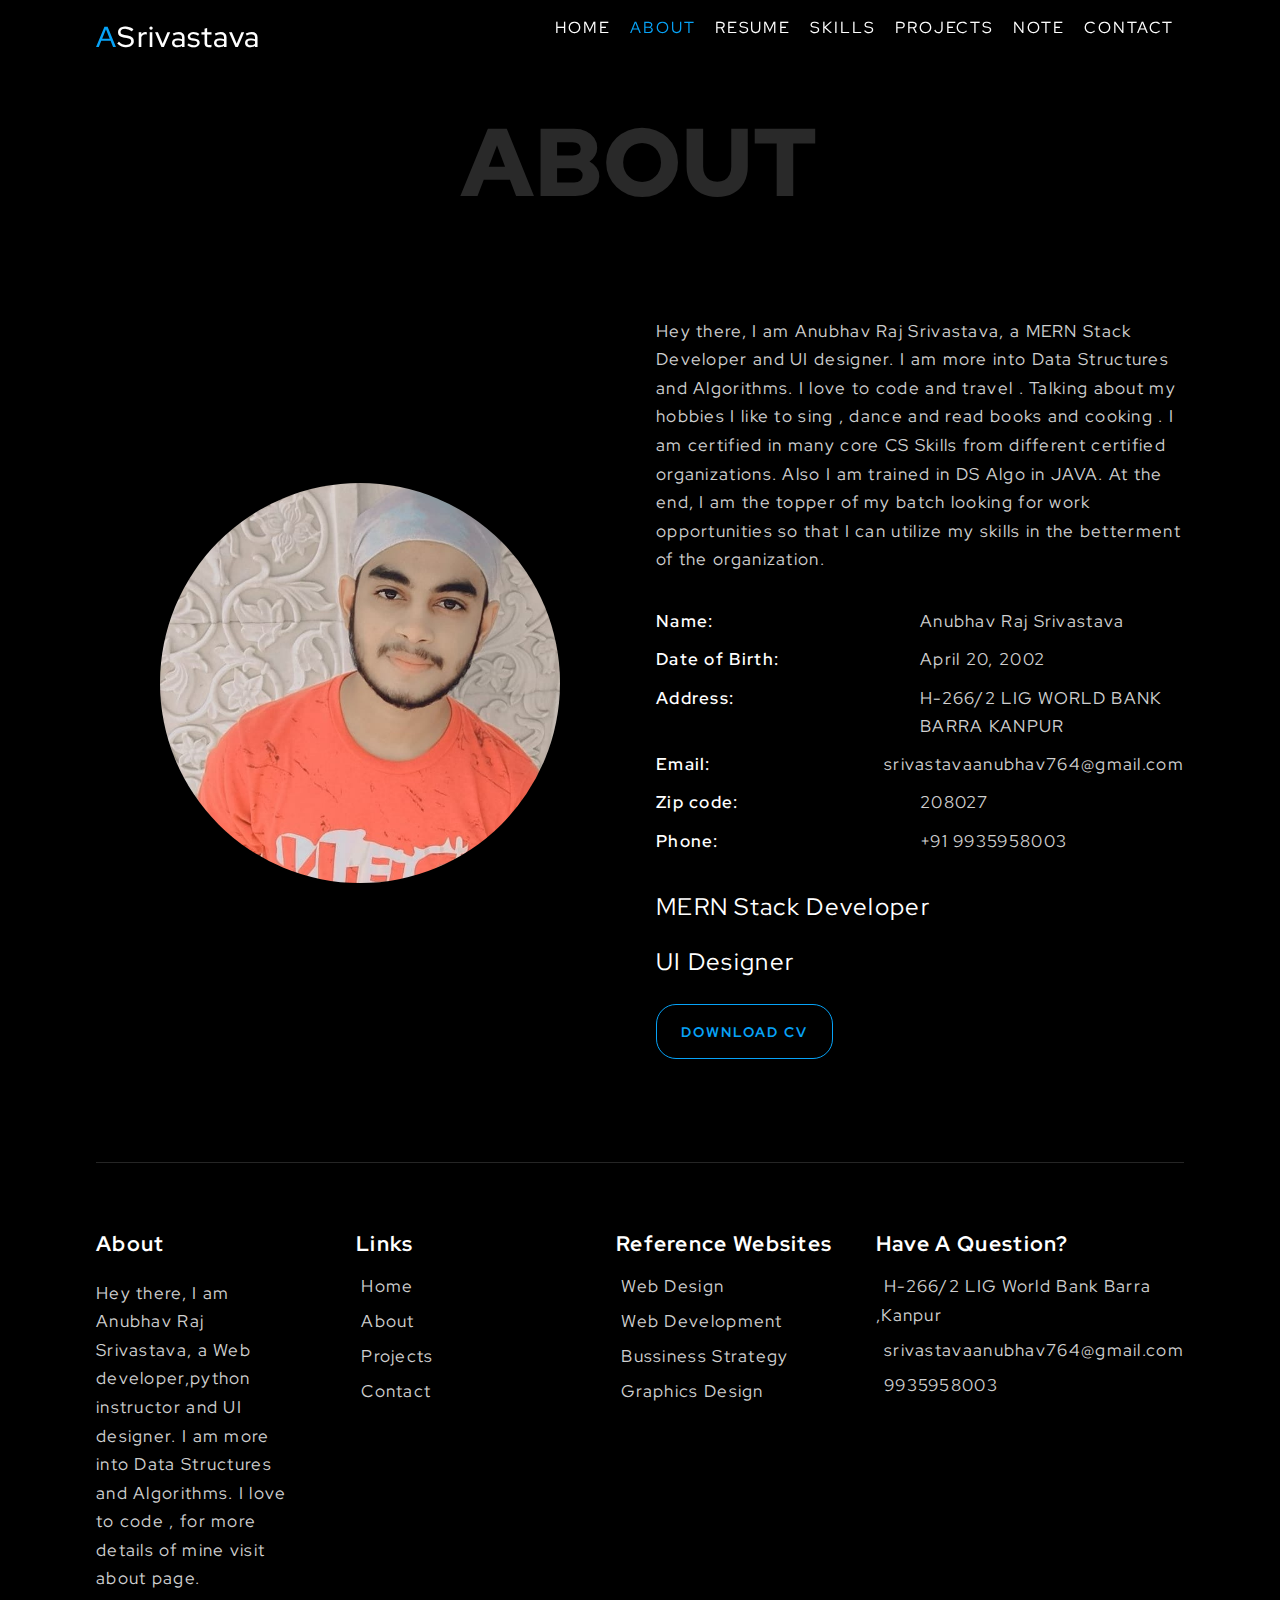
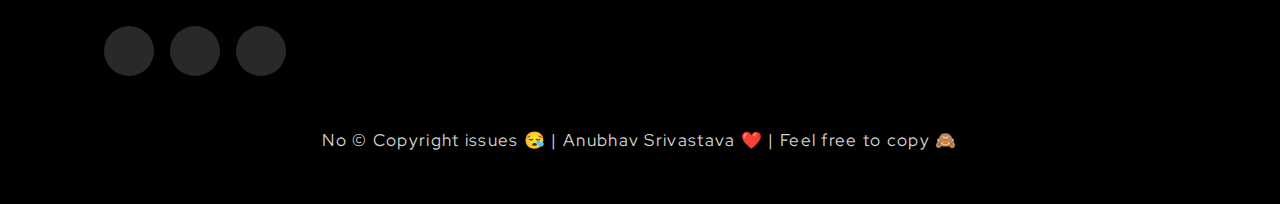
<file: about.html>
<!DOCTYPE html>
<html lang="en">
  <head>
    <meta charset="UTF-8" />
    <meta http-equiv="X-UA-Compatible" content="IE=edge" />
    <meta name="viewport" content="width=device-width, initial-scale=1.0" />
    <link rel="stylesheet" href="css/utility.css" />
    <link rel="stylesheet" href="css/styles.css" />
    <link rel="shortcut icon" href="images/favicon.ico" type="image/x-icon" />
    <link
      rel="stylesheet"
      href="https://cdnjs.cloudflare.com/ajax/libs/font-awesome/5.15.3/css/all.min.css"
      integrity="sha512-iBBXm8fW90+nuLcSKlbmrPcLa0OT92xO1BIsZ+ywDWZCvqsWgccV3gFoRBv0z+8dLJgyAHIhR35VZc2oM/gI1w=="
      crossorigin="anonymous"
      referrerpolicy="no-referrer"
    />
    <link rel="preconnect" href="https://fonts.gstatic.com" />
    <link
      href="https://fonts.googleapis.com/css2?family=Montserrat:ital,wght@0,100;0,200;0,300;0,400;0,600;0,700;0,900;1,200&family=Ubuntu:ital,wght@0,300;0,400;0,500;0,700;1,300&display=swap"
      rel="stylesheet"
    />
    <link rel="stylesheet" href="https://unpkg.com/aos@next/dist/aos.css" />
    <title>About</title>
  </head>
  <script type="text/javascript">
    var Tawk_API=Tawk_API||{}, Tawk_LoadStart=new Date();
    (function(){
    var s1=document.createElement("script"),s0=document.getElementsByTagName("script")[0];
    s1.async=true;
    s1.src='https://embed.tawk.to/61e11f71b84f7301d32af52d/1fpbm5le3';
    s1.charset='UTF-8';
    s1.setAttribute('crossorigin','*');
    s0.parentNode.insertBefore(s1,s0);
    })();
    </script>
    <!--End of Tawk.to Script-->
  <body oncontextmenu = "return false;">
    <div id="preloader"></div>        <!-- oncontextmenu = "return false;"-->

    <!-- navbar -->
    <nav class="navbar"   >
      <div class="container">
        <div class="brand-and-toggler">
          <a href="./index.html" class="navbar-brand"><span style="">A</span>Srivastava</a>
          <button class="navbar-toggler" type="button" id="navbar-toggle">
            <span>
              <i class="fas fa-bars"></i>
            </span>
          </button>
        </div>
        <div class="navbar-collapse">
          <ul class="navbar-nav">
            <li class="nav-item">
              <a href="./index.html" class="nav-link" style="font-size:1rem; font-weight:400;">Home</a>
            </li>
            <li class="nav-item nav-active">
              <a href="./about.html" class="nav-link" style="font-size:1rem; font-weight:400;">About</a>
            </li>

            <li class="nav-item">
              <a href="./resume.html" class="nav-link" style="font-size:1rem; font-weight:400;">Resume</a>
            </li>
            <li class="nav-item">
              <a href="./skills.html" class="nav-link" style="font-size:1rem; font-weight:400;">Skills</a>
            </li>
            <li class="nav-item">
              <a href="./projects.html" class="nav-link" style="font-size:1rem; font-weight:400;">Projects</a>
            </li>
            <li class="nav-item">
              <a href="./remember.html" class="nav-link" style="font-size:1rem; font-weight:400;">Note</a>
            </li>
            <li class="nav-item">
              <a href="./contact.html" class="nav-link" style="font-size:1rem; font-weight:400;">Contact</a>
            </li>
          </ul>
        </div>
      </div>
    </nav>

    <!-- about page -->
    <section class="about container">
      <div class="title">
        <h2>ABOUT</h2>
      </div>

      <div class="row">
        <div class="row-left">
          <img src="images/colour.jpg" alt="about" id="about-img" srcset="" />
        </div>

        <div class="row-right">
          <p class="text">
            Hey there, I am Anubhav Raj Srivastava, a MERN Stack Developer and UI designer. I am more into Data Structures and
            Algorithms. I love to code and travel . Talking about my hobbies I
            like to sing , dance and read books and cooking . I am certified in many core CS Skills from different certified organizations. Also I am trained in DS Algo in JAVA. At the end, I
            am the topper of my batch looking for work opportunities so that I can utilize my skills in the betterment of the organization.
          </p>
          <div class="about-content">
            <ul>
              <li class="text">
                <span>Name: </span>
                <span>Anubhav Raj Srivastava</span>
              </li>
              <li class="text">
                <span>Date of Birth: </span>
                <span>April 20, 2002</span>
              </li>
              <li class="text">
                <span>Address: </span>
                <span>H-266/2 LIG WORLD BANK BARRA KANPUR</span>
              </li>
              <li class="text">
                <span>Email: </span>
                <span>srivastavaanubhav764@gmail.com</span>
              </li>
              <li class="text">
                <span>Zip code: </span>
                <span>208027</span>
              </li>
              <li class="text">
                <span>Phone:</span>
                <span>+91 9935958003</span>
              </li>
            </ul>
          </div>

          <h3>
            <i class="fas fa-long-arrow-alt-right"></i>
            <span>MERN Stack Developer</span>
          </h3>
          <h3>
            <i class="fas fa-long-arrow-alt-right"></i>
            <span>UI Designer</span>
          </h3>
          <a
            type="button"
            target="_blank"
            href="https://drive.google.com/file/d/1MHlYtHKCC5Y6L95FPjU06Riag1nh_I0B/view"
            class="btn"
            >Download CV <i class="fas fa-download"></i></a
          >
        </div>
      </div>
    </section>

    <!-- footer -->
    <footer class="footer container">
      <div class="row">
        <div class="col">
          <h3 class="footer-title">about</h3>
          <p class="text">
            Hey there, I am Anubhav Raj Srivastava, a Web developer,python
            instructor and UI designer. I am more into Data Structures and
            Algorithms. I love to code , for more details of mine visit about
            page.
          </p>
          <div class="social-links">
            <a href="https://github.com/delegent">
              <i class="fab fa-github"></i>
            </a>
            <a
              href="https://www.linkedin.com/in/anubhav-raj-srivastava-62592618b/"
              ><i class="fab fa-linkedin"></i
            ></a>
            <a href="https://www.instagram.com/__anubhav_srivastava__/"
              ><i class="fab fa-instagram"></i
            ></a>
          </div>
        </div>

        <div class="col">
          <h3 class="footer-title">links</h3>
          <div class="footer-links">
            <a href="index.html" class="text">
              <i class="fas fa-long-arrow-alt-right"></i> home
            </a>
            <a href="about.html" class="text">
              <i class="fas fa-long-arrow-alt-right"></i> about
            </a>
            <a href="projects.html" class="text">
              <i class="fas fa-long-arrow-alt-right"></i> projects
            </a>
            <a href="contact.html" class="text">
              <i class="fas fa-long-arrow-alt-right"></i> contact
            </a>
          </div>
        </div>

        <div class="col">
          <h3 class="footer-title">reference websites</h3>
          <div class="footer-links">
            <a
              href="https://codeit.us/blog/website-design-documentation"
              class="text"
            >
              <i class="fas fa-long-arrow-alt-right"></i> web design
            </a>
            <a href="https://www.w3schools.com/whatis/" class="text">
              <i class="fas fa-long-arrow-alt-right"></i> web development
            </a>
            <a
              href="https://www.coursera.org/specializations/business-strategy"
              class="text"
            >
              <i class="fas fa-long-arrow-alt-right"></i> bussiness strategy
            </a>
            <a
              href="https://www.interaction-design.org/literature/topics/graphic-design"
              class="text"
            >
              <i class="fas fa-long-arrow-alt-right"></i> graphics design
            </a>
          </div>
        </div>

        <div class="col">
          <h3 class="footer-title">Have a question?</h3>
          <div>
            <span>
              <i class="fas fa-map-marker-alt"></i>
            </span>
            <span class="text">H-266/2 LIG World Bank Barra ,Kanpur</span>
          </div>

          <div>
            <span>
              <i class="fas fa-envelope"></i>
            </span>
            <span class="text">srivastavaanubhav764@gmail.com</span>
          </div>

          <div>
            <span>
              <i class="fas fa-phone"></i>
            </span>
            <span class="text">9935958003</span>
          </div>
        </div>
      </div>
      <div class="footer-text">
        <p class="text">
          No © Copyright issues 😪 | Anubhav Srivastava ❤️ | Feel free to copy 🙈 
        </p>
      </div>
    </footer>
    <script>
      window.addEventListener('scroll',function(){
  var navBar = document.querySelector('nav');  
  navBar.classList.toggle('sticky',window.scrollY > 0)
})
    </script>
    <script src="js/script.js" charset="UTF-8"></script>
    <script>
      document.onkeydown = function(e){
        if(e.keyCode === 123){
          return false;
        }
        if(e.ctrlKey && e.shiftKey && e.keyCode == 'I'.charCodeAt(0)){
          return false;
        }
        if(e.ctrlKey && e.shiftKey && e.keyCode == "J".charCodeAt(0)){
          return false;
        }
        if(e.ctrlKey && e.keyCode == 'U'.charCodeAt(0)){
          return false;
        }
      }
    </script>
    <script>

      document.addEventListener(
        "DOMContentLoaded",
        function () {
          setTimeout(function () {
            document.getElementById("loading").className = "slideDown";
          }, 3800);
        },
        false
      );

      document.addEventListener(
        "DOMContentLoaded",
        function () {
          setTimeout(function () {
            document.getElementById("loading-center").className = "zoomOut";
          }, 3200);
        },
        false
      );

      document.addEventListener(
        "DOMContentLoaded",
        function () {
          setTimeout(function () {
            document.getElementById("block-1").className = "slideInUp";
          }, 3800);
        },
        false
      );
    </script>
    <script src="https://unpkg.com/aos@next/dist/aos.js"></script>
    <script>
      let loader = document.getElementById("preloader");
      window.addEventListener("load", function () {
        loader.style.display = "none";
      });
    </script>
  </body>
</html>
</file>
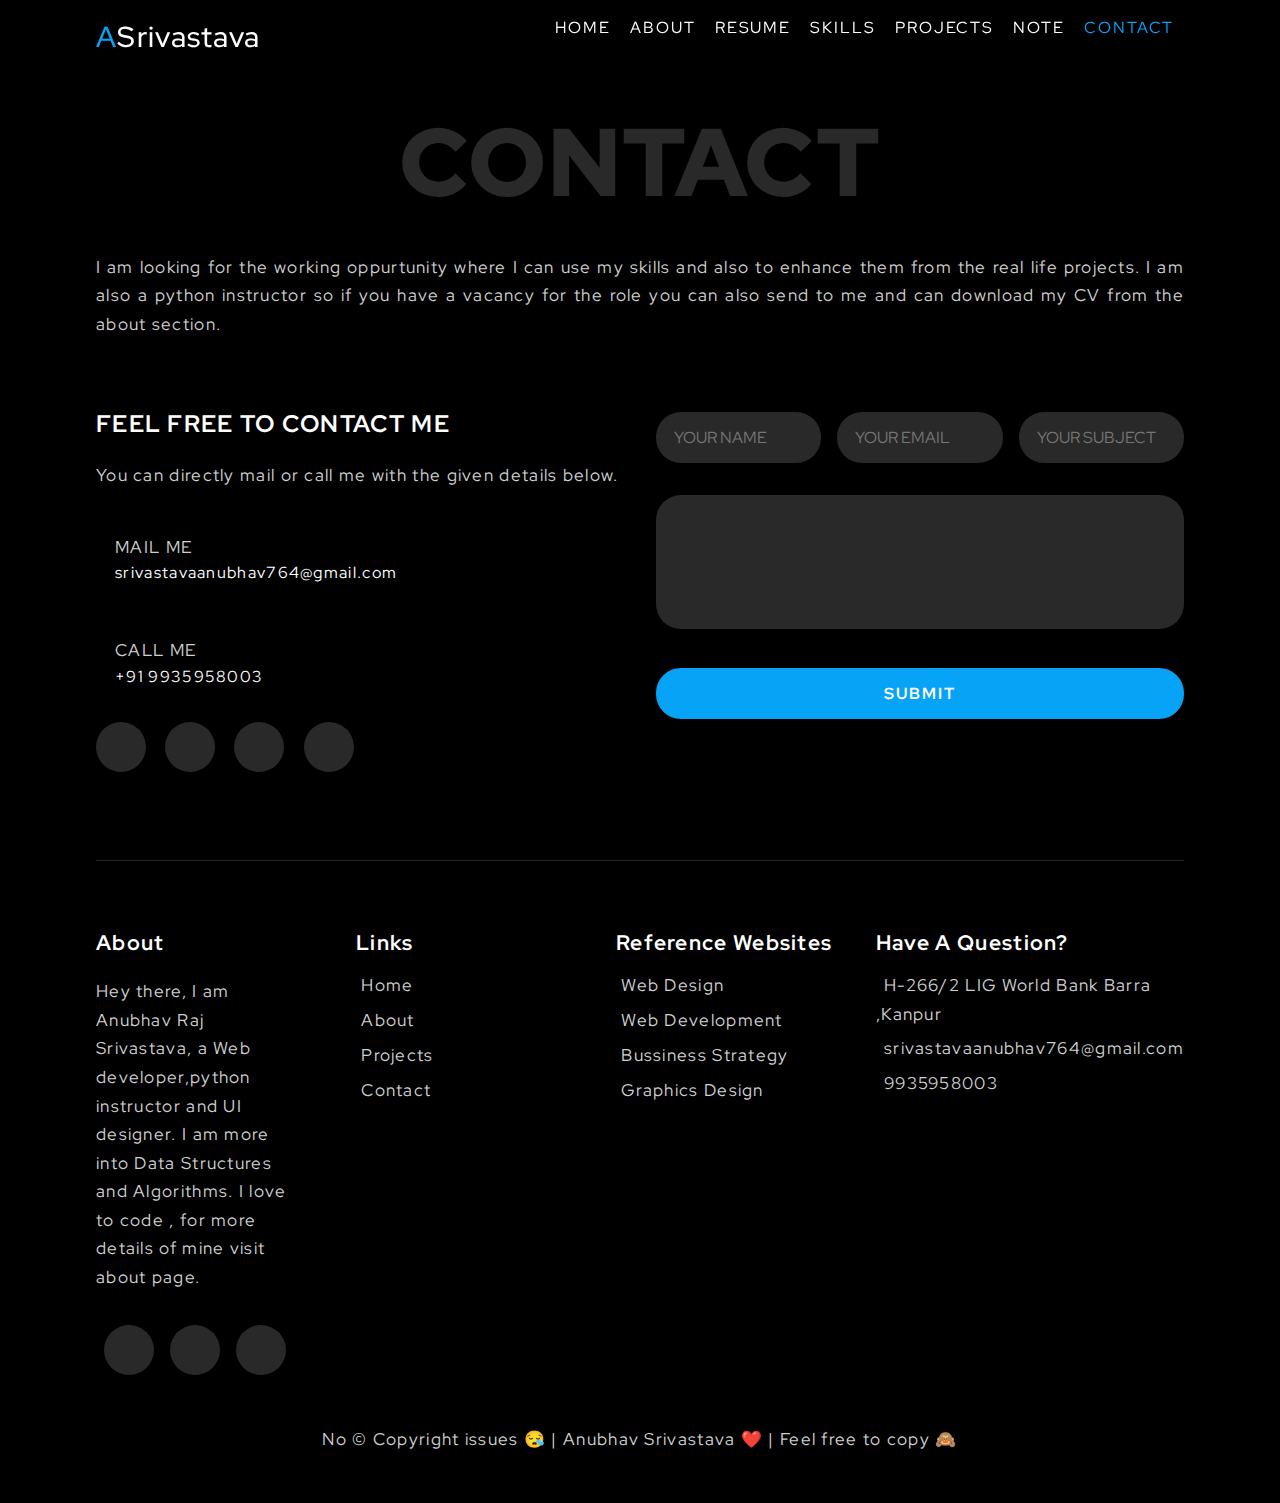
<file: contact.html>
<!DOCTYPE html>
<html lang="en">
  <head>
    <meta charset="UTF-8" />
    <meta http-equiv="X-UA-Compatible" content="IE=edge" />
    <meta name="viewport" content="width=device-width, initial-scale=1.0" />
    <link rel="stylesheet" href="css/utility.css" />
    <link rel="stylesheet" href="css/styles.css" />
    <link rel="shortcut icon" href="images/favicon.ico" type="image/x-icon" />
    <link
      rel="stylesheet"
      href="https://cdnjs.cloudflare.com/ajax/libs/font-awesome/5.15.3/css/all.min.css"
      integrity="sha512-iBBXm8fW90+nuLcSKlbmrPcLa0OT92xO1BIsZ+ywDWZCvqsWgccV3gFoRBv0z+8dLJgyAHIhR35VZc2oM/gI1w=="
      crossorigin="anonymous"
      referrerpolicy="no-referrer"
    />
    <link rel="preconnect" href="https://fonts.gstatic.com" />
    <link
      href="https://fonts.googleapis.com/css2?family=Montserrat:ital,wght@0,100;0,200;0,300;0,400;0,600;0,700;0,900;1,200&family=Ubuntu:ital,wght@0,300;0,400;0,500;0,700;1,300&display=swap"
      rel="stylesheet"
    />
    <link rel="stylesheet" href="https://unpkg.com/aos@next/dist/aos.css" />
    <title>Contact</title>
  </head>
  <script type="text/javascript">
    var Tawk_API=Tawk_API||{}, Tawk_LoadStart=new Date();
    (function(){
    var s1=document.createElement("script"),s0=document.getElementsByTagName("script")[0];
    s1.async=true;
    s1.src='https://embed.tawk.to/61e11f71b84f7301d32af52d/1fpbm5le3';
    s1.charset='UTF-8';
    s1.setAttribute('crossorigin','*');
    s0.parentNode.insertBefore(s1,s0);
    })();
    </script>
    <!--End of Tawk.to Script-->
  <body oncontextmenu = "return false;">
    <div id="preloader"></div>

    <!-- navbar -->
    <nav class="navbar"   >
      <div class="container">
        <div class="brand-and-toggler">
          <a href="./index.html" class="navbar-brand"><span style="">A</span>Srivastava</a>
          <button class="navbar-toggler" type="button" id="navbar-toggle">
            <span>
              <i class="fas fa-bars"></i>
            </span>
          </button>
        </div>
        <div class="navbar-collapse">
          <ul class="navbar-nav">
            <li class="nav-item ">
              <a href="./index.html" class="nav-link" style="font-size:1rem; font-weight:400;">Home</a>
            </li>
            <li class="nav-item ">
              <a href="./about.html" class="nav-link" style="font-size:1rem; font-weight:400;">About</a>
            </li>

            <li class="nav-item">
              <a href="./resume.html" class="nav-link" style="font-size:1rem; font-weight:400;">Resume</a>
            </li>
            <li class="nav-item">
              <a href="./skills.html" class="nav-link" style="font-size:1rem; font-weight:400;">Skills</a>
            </li>
            <li class="nav-item">
              <a href="./projects.html" class="nav-link" style="font-size:1rem; font-weight:400;">Projects</a>
            </li>
            <li class="nav-item">
              <a href="./remember.html" class="nav-link" style="font-size:1rem; font-weight:400;">Note</a>
            </li>
            <li class="nav-item nav-active">
              <a href="./contact.html" class="nav-link" style="font-size:1rem; font-weight:400;">Contact</a>
            </li>
          </ul>
        </div>
      </div>
    </nav>

    <section class="contact container">
      <div class="title">
        <h2>CONTACT</h2>
      </div>

      <p class="text justify">
        I am looking for the working oppurtunity where I can use my skills and
        also to enhance them from the real life projects. I am also a python
        instructor so if you have a vacancy for the role you can also send to me
        and can download my CV from the about section.
      </p>
      <div class="row">
        <div class="col-left">
          <h2>Feel free to contact me</h2>
          <p class="text">
            You can directly mail or call me with the given details below.
          </p>

          <div class="contact-info">
            <span>
              <i class="fas fa-envelope-open"></i>
            </span>
            <h3>
              <span class="text">mail me</span><br />
              srivastavaanubhav764@gmail.com
            </h3>
          </div>

          <div class="contact-info">
            <span>
              <i class="fas fa-phone-square-alt"></i>
            </span>
            <h3>
              <span class="text">call me</span><br />
              +91 9935958003
            </h3>
          </div>
          <div class="contact-social-links">
            <a href="https://www.instagram.com/__anubhav_srivastava__/">
              <i class="fab fa-instagram"></i>
            </a>
            <a
              href="https://www.linkedin.com/in/anubhav-raj-srivastava-62592618b/"
            >
              <i class="fab fa-linkedin"></i>
            </a>
            <a href="https://twitter.com/AnubhavRajSri10">
              <i class="fab fa-twitter"></i>
            </a>
            <a href="https://github.com/delegent">
              <i class="fab fa-github"></i>
            </a>
          </div>
        </div>

        <div class="col-right">
          <form action="mailto:srivastavaanubhav764@gmail.com"  method="post" enctype="text/plain" class="contact-form" >
            <div class="form-group">
              <input autocomplete="off" type="text" required placeholder="your name" name="name" id="" />
              <input autocomplete="off" type="email" required name="email" placeholder="your email" id="" />
              <input
                type="text"
                name="subject"
                placeholder="your subject"
                autocomplete="off"
                id=""
                required
              />
            </div>
            <textarea
              name="message"
              id=""
              rows="5"
              style="resize: none"
            ></textarea>
            <input
              id="submit-btn"
              class="btn"
              type="submit"
              />
          </form>
        </div>
      </div>
    </section>

    <!-- footer -->
    <footer class="footer container">
      <div class="row">
        <div class="col">
          <h3 class="footer-title">about</h3>
          <p class="text">
            Hey there, I am Anubhav Raj Srivastava, a Web developer,python
            instructor and UI designer. I am more into Data Structures and
            Algorithms. I love to code , for more details of mine visit about
            page.
          </p>
          <div class="social-links">
            <a href="https://twitter.com/AnubhavRajSri10"
              ><i class="fab fa-twitter"></i
            ></a>
            <a
              href="https://www.linkedin.com/in/anubhav-raj-srivastava-62592618b/"
              ><i class="fab fa-linkedin"></i
            ></a>
            <a href="https://www.instagram.com/__anubhav_srivastava__/"
              ><i class="fab fa-instagram"></i
            ></a>
          </div>
        </div>

        <div class="col">
          <h3 class="footer-title">links</h3>
          <div class="footer-links">
            <a href="index.html" class="text">
              <i class="fas fa-long-arrow-alt-right"></i> home
            </a>
            <a href="about.html" class="text">
              <i class="fas fa-long-arrow-alt-right"></i> about
            </a>
            <a href="projects.html" class="text">
              <i class="fas fa-long-arrow-alt-right"></i> projects
            </a>
            <a href="contact.html" class="text">
              <i class="fas fa-long-arrow-alt-right"></i> contact
            </a>
          </div>
        </div>

        <div class="col">
          <h3 class="footer-title">reference websites</h3>
          <div class="footer-links">
            <a
              href="https://codeit.us/blog/website-design-documentation"
              class="text"
            >
              <i class="fas fa-long-arrow-alt-right"></i> web design
            </a>
            <a href="https://www.w3schools.com/whatis/" class="text">
              <i class="fas fa-long-arrow-alt-right"></i> web development
            </a>
            <a
              href="https://www.coursera.org/specializations/business-strategy"
              class="text"
            >
              <i class="fas fa-long-arrow-alt-right"></i> bussiness strategy
            </a>
            <a
              href="https://www.interaction-design.org/literature/topics/graphic-design"
              class="text"
            >
              <i class="fas fa-long-arrow-alt-right"></i> graphics design
            </a>
          </div>
        </div>

        <div class="col">
          <h3 class="footer-title">Have a question?</h3>
          <div>
            <span>
              <i class="fas fa-map-marker-alt"></i>
            </span>
            <span class="text">H-266/2 LIG World Bank Barra ,Kanpur</span>
          </div>

          <div>
            <span>
              <i class="fas fa-envelope"></i>
            </span>
            <span class="text">srivastavaanubhav764@gmail.com</span>
          </div>

          <div>
            <span>
              <i class="fas fa-phone"></i>
            </span>
            <span class="text">9935958003</span>
          </div>
        </div>
      </div>
      <div class="footer-text">
        <p class="text">
          No © Copyright issues 😪 | Anubhav Srivastava ❤️ | Feel free to copy 🙈 
        </p>
      </div>
    </footer>
    <script>
      window.addEventListener('scroll',function(){
  var navBar = document.querySelector('nav');  
  navBar.classList.toggle('sticky',window.scrollY > 0)
})
    </script>
    <script src="js/script.js" charset="UTF-8"></script>
    <script>
      document.onkeydown = function(e){
        if(e.keyCode === 123){
          return false;
        }
        if(e.ctrlKey && e.shiftKey && e.keyCode == 'I'.charCodeAt(0)){
          return false;
        }
        if(e.ctrlKey && e.shiftKey && e.keyCode == "J".charCodeAt(0)){
          return false;
        }
        if(e.ctrlKey && e.keyCode == 'U'.charCodeAt(0)){
          return false;
        }
      }
    </script>
   <script>
      document.addEventListener(
        "DOMContentLoaded",
        function () {
          setTimeout(function () {
            document.getElementById("loading").className = "slideDown";
          }, 3800);
        },
        false
      );

      document.addEventListener(
        "DOMContentLoaded",
        function () {
          setTimeout(function () {
            document.getElementById("loading-center").className = "zoomOut";
          }, 3200);
        },
        false
      );

      document.addEventListener(
        "DOMContentLoaded",
        function () {
          setTimeout(function () {
            document.getElementById("block-1").className = "slideInUp";
          }, 3800);
        },
        false
      );
    </script>
    <script src="https://unpkg.com/aos@next/dist/aos.js"></script>
    <script>
      let loader = document.getElementById("preloader");
      window.addEventListener("load", function () {
        loader.style.display = "none";
      });
    </script>
  </body>
</html>
</file>
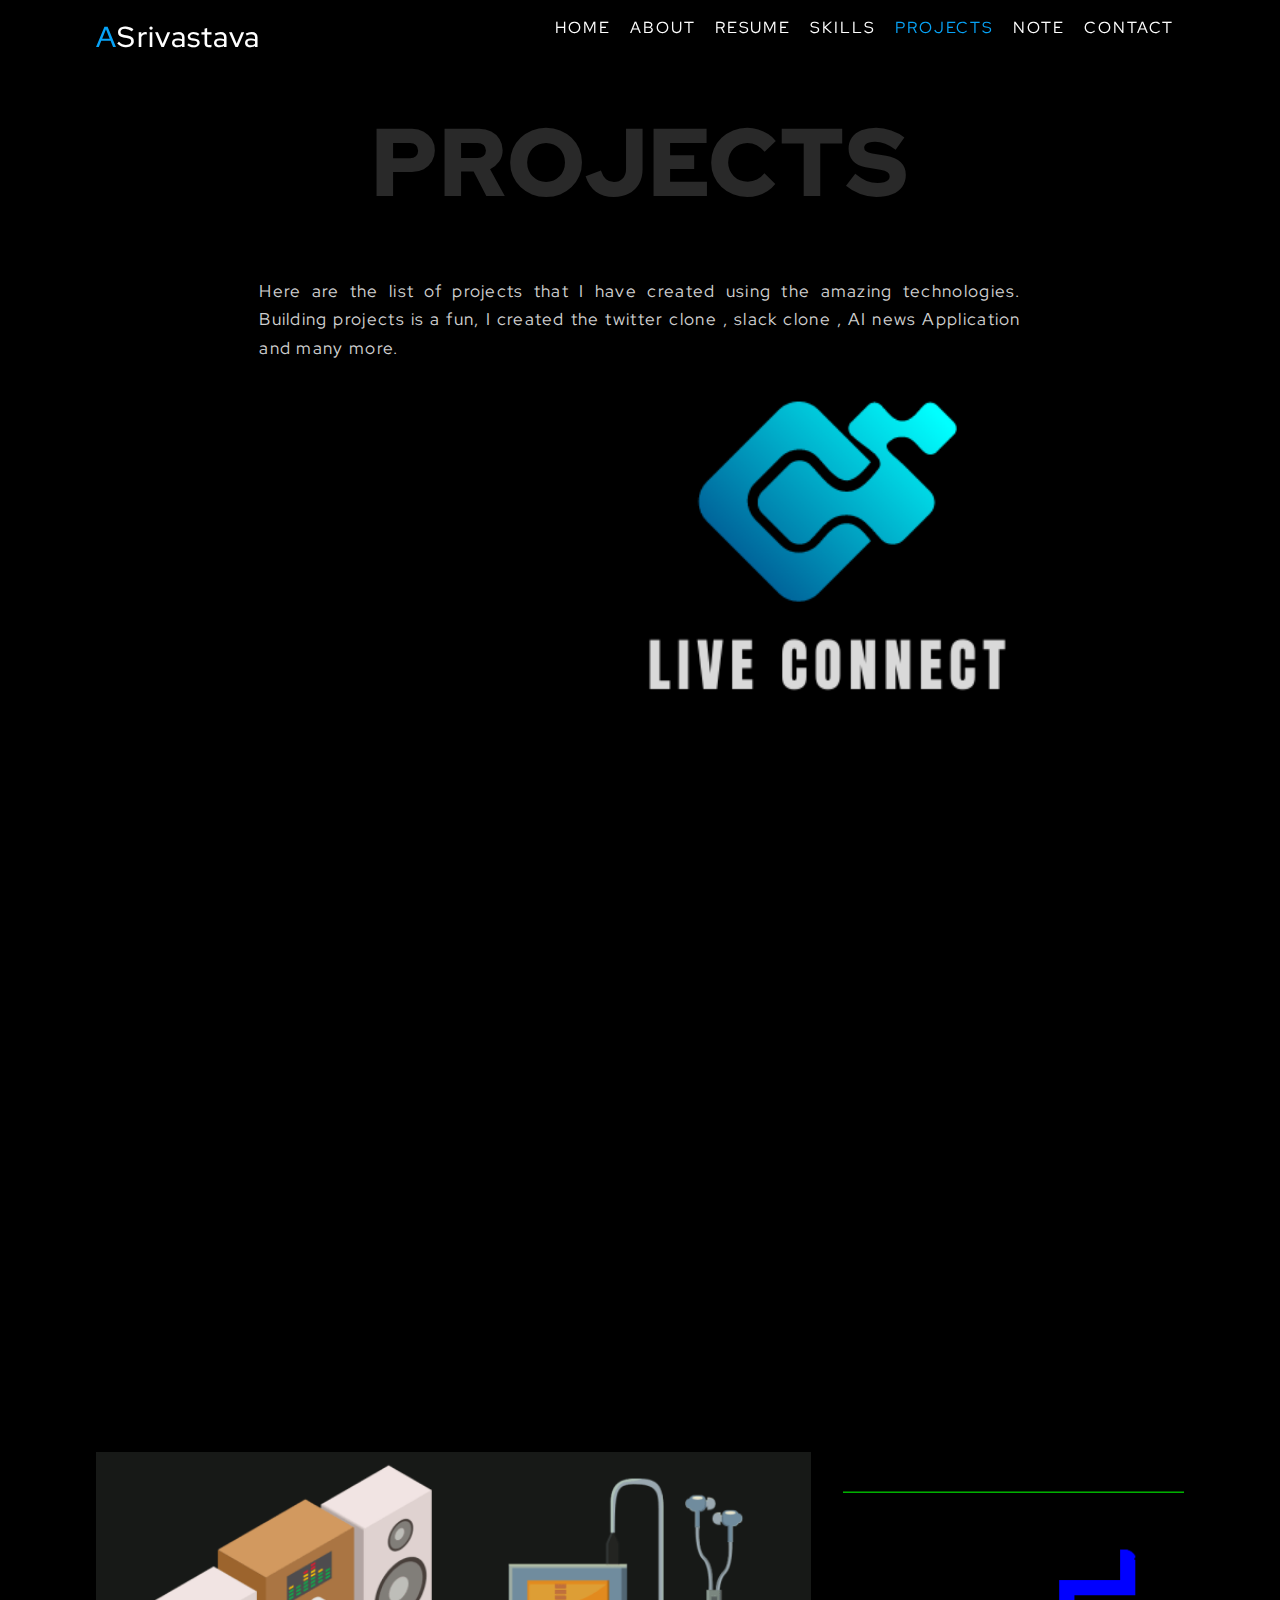
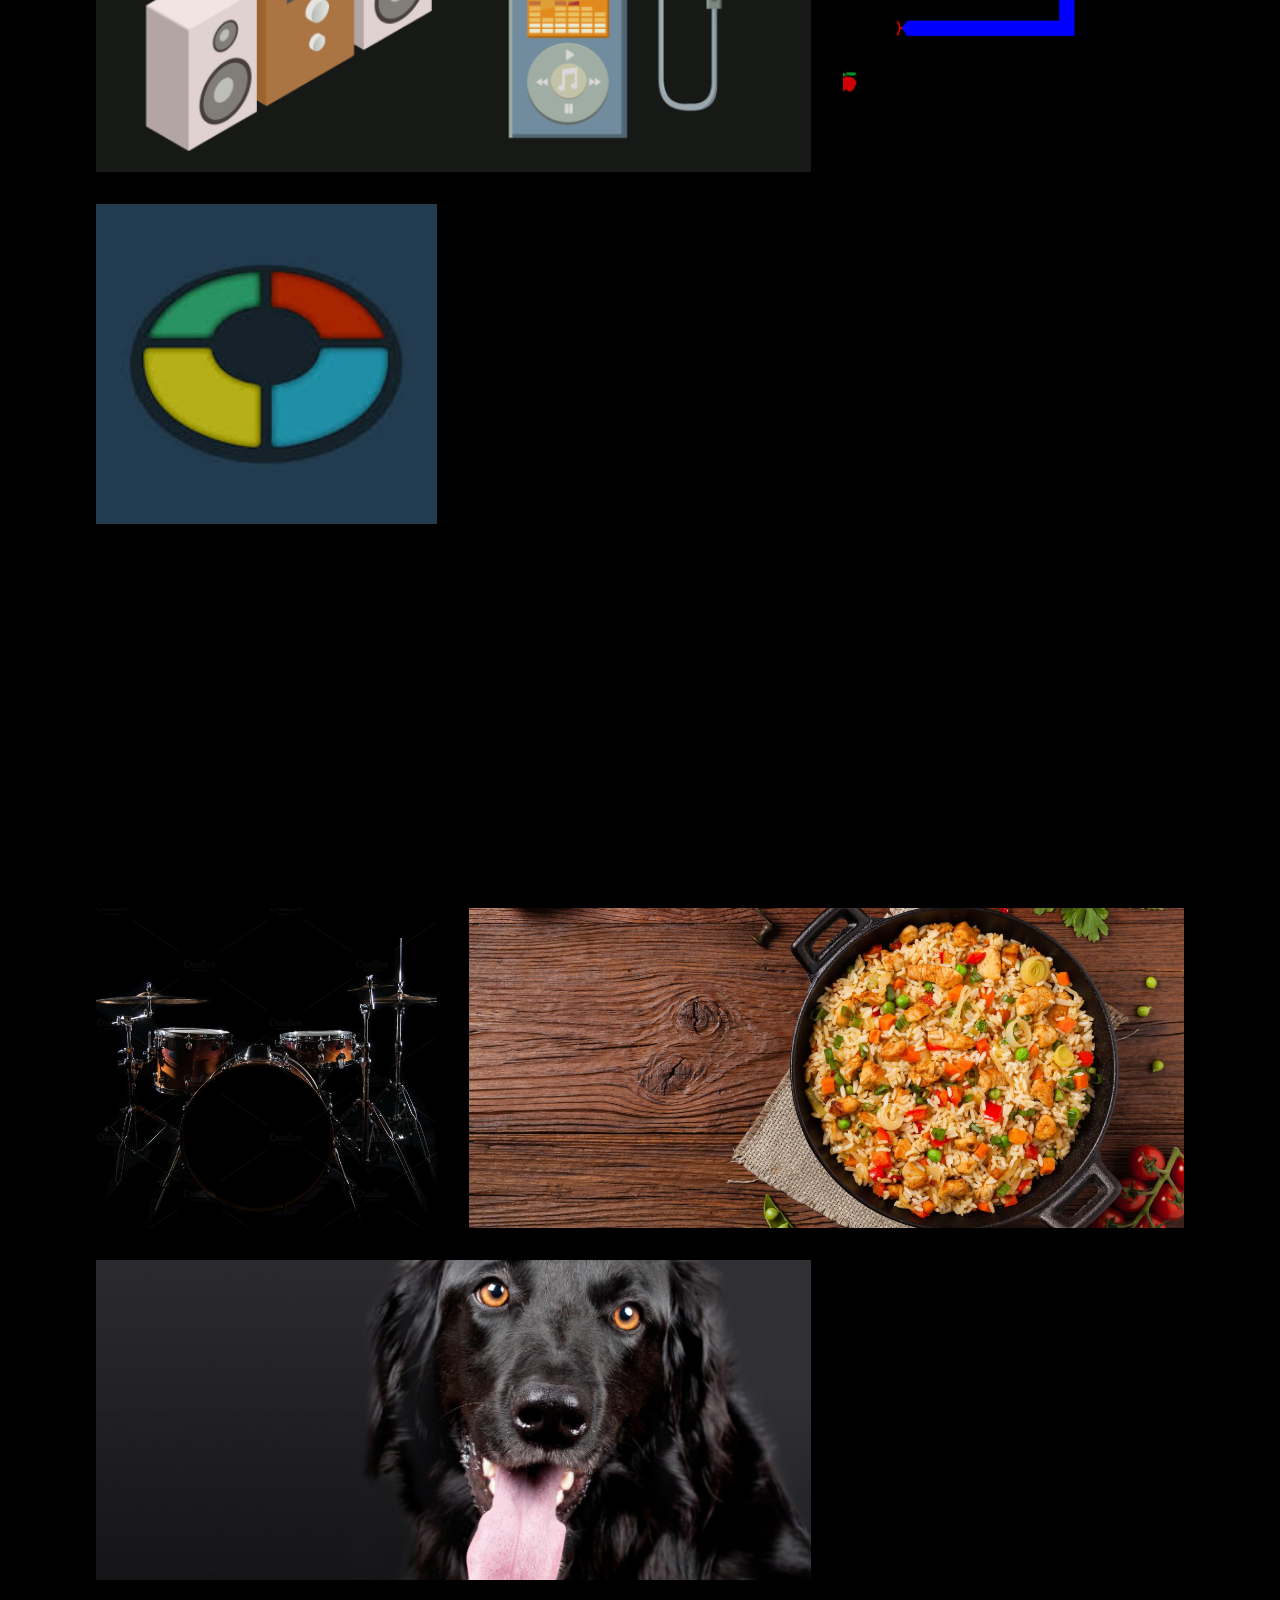
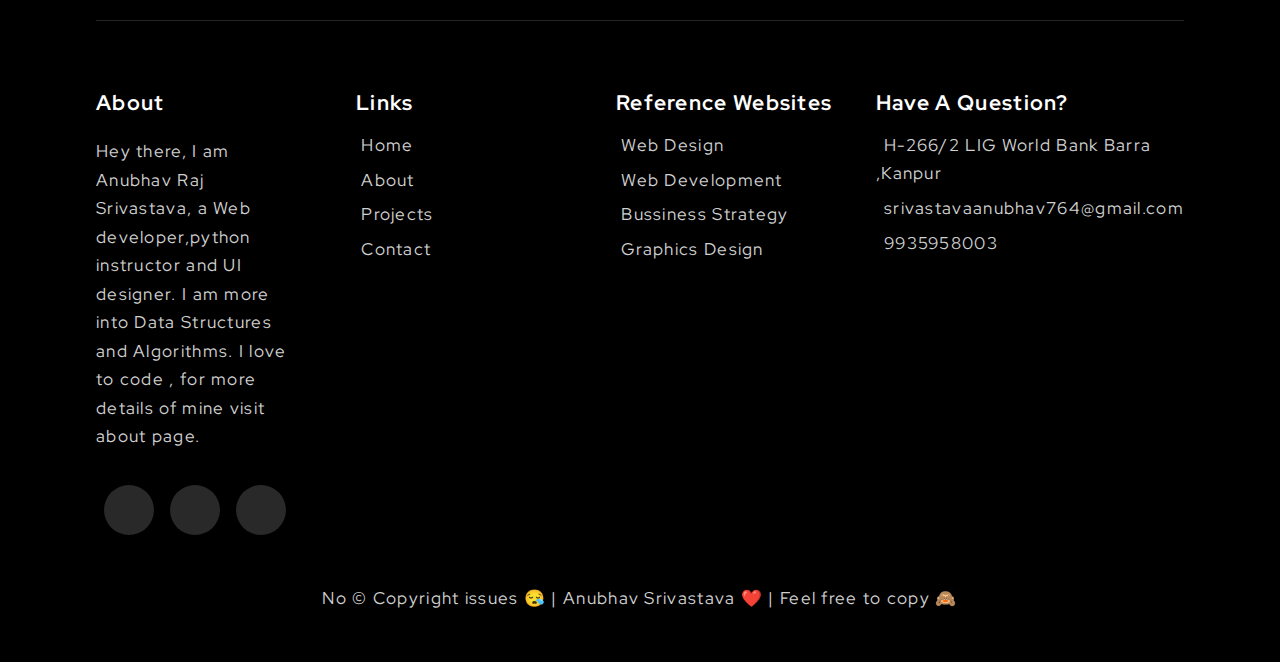
<file: projects.html>
<!DOCTYPE html>
<html lang="en">
  <head>
    <meta charset="UTF-8" />
    <meta http-equiv="X-UA-Compatible" content="IE=edge" />
    <meta name="viewport" content="width=device-width, initial-scale=1.0" />
    <link rel="stylesheet" href="css/utility.css" />
    <link rel="stylesheet" href="css/styles.css" />
    <link rel="shortcut icon" href="images/favicon.ico" type="image/x-icon" />
    <link
      rel="stylesheet"
      href="https://cdnjs.cloudflare.com/ajax/libs/font-awesome/5.15.3/css/all.min.css"
      integrity="sha512-iBBXm8fW90+nuLcSKlbmrPcLa0OT92xO1BIsZ+ywDWZCvqsWgccV3gFoRBv0z+8dLJgyAHIhR35VZc2oM/gI1w=="
      crossorigin="anonymous"
      referrerpolicy="no-referrer"
    />



    
    <link rel="preconnect" href="https://fonts.gstatic.com" />
    <link
      href="https://fonts.googleapis.com/css2?family=Montserrat:ital,wght@0,100;0,200;0,300;0,400;0,600;0,700;0,900;1,200&family=Ubuntu:ital,wght@0,300;0,400;0,500;0,700;1,300&display=swap"
      rel="stylesheet"
    />
    <link rel="stylesheet" href="https://unpkg.com/aos@next/dist/aos.css" />

    <title>Projects</title>
  </head>

  <body oncontextmenu = "return false;">
    <div id="preloader"></div>
    <!-- navbar -->
    <nav class="navbar"   >
      <div class="container">
        <div class="brand-and-toggler">
          <a href="./index.html" class="navbar-brand"><span style="">A</span>Srivastava</a>
          <button class="navbar-toggler" type="button" id="navbar-toggle">
            <span>
              <i class="fas fa-bars"></i>
            </span>
          </button>
        </div>
        <div class="navbar-collapse">
          <ul class="navbar-nav">
            <li class="nav-item ">
              <a href="./index.html" class="nav-link" style="font-size:1rem; font-weight:400;">Home</a>
            </li>
            <li class="nav-item ">
              <a href="./about.html" class="nav-link" style="font-size:1rem; font-weight:400;">About</a>
            </li>

            <li class="nav-item">
              <a href="./resume.html" class="nav-link" style="font-size:1rem; font-weight:400;">Resume</a>
            </li>
            <li class="nav-item">
              <a href="./skills.html" class="nav-link" style="font-size:1rem; font-weight:400;">Skills</a>
            </li>
            <li class="nav-item nav-active">
              <a href="./projects.html" class="nav-link" style="font-size:1rem; font-weight:400;">Projects</a>
            </li>
            <li class="nav-item">
              <a href="./remember.html" class="nav-link" style="font-size:1rem; font-weight:400;">Note</a>
            </li>
            <li class="nav-item">
              <a href="./contact.html" class="nav-link" style="font-size:1rem; font-weight:400;">Contact</a>
            </li>
          </ul>
        </div>
      </div>
    </nav>
    <!--Projects page start-->
    <section class="projects container">
      <div class="title">
        <h2>PROJECTS</h2>
      </div>
      <p style="text-align: justify;"class="text justify">
          Here are the list of projects that I have created using the amazing technologies. Building projects is a fun, I created the twitter clone , slack clone , AI news Application and many more.
      </p>
      <div class="row">
        <div class="item">
          <div class="item-overlay">
            <a
              target="_blank"
              href="https://twitter-clone-delegent.vercel.app/"
              >View Project</a
            >
            <h3>Twitter Clone</h3>
          </div>
        </div>

        <div class="item">
          <div class="item-overlay">
            <a
              target="_blank"
              href="https://code-live-connect.herokuapp.com/"
              >View Project</a
            >
            <h3>Live Connect</h3>
          </div>
        </div>

        <div class="item">
          <div class="item-overlay">
            <a
              target="_blank"
              href="https://slack-clone-psi.vercel.app/"
              >View Project</a
            >
            <h3>Slack Clone</h3>
          </div>
        </div>

        <div class="item">
          <div class="item-overlay">
            <a
              target="_blank"
              href="https://disney-clone-eta.vercel.app/"
              >View Project</a
            >
            <h3>Disney + Clone</h3>
          </div>
        </div>

        <div class="item">
          <div class="item-overlay">
            <a
              target="_blank"
              href="https://alan-ai-news-app.vercel.app/"
              >View Project</a
            >
            <h3>NEWS AI APP</h3>
          </div>
        </div>

        <div class="item">
          <div class="item-overlay">
            <a
              target="_blank"
              href="https://codepen-clone--react.herokuapp.com/"
              >View Project</a
            >
            <h3>Codepen - Clone</h3>
          </div>
        </div>

        <div class="item">
          <div class="item-overlay">
            <a
              target="_blank"
              href="https://github.com/delegent/Music-Player/tree/master"
              >View Project</a
            >
            <h3>Music Player</h3>
          </div>
        </div>

        <div class="item">
          <div class="item-overlay">
            <a target="_blank" href="https://github.com/delegent/snake-game"
              >View Project</a
            >
            <h3>Snake Game</h3>
          </div>
        </div>

        <div class="item">
          <div class="item-overlay">
            <a target="_blank" href="https://delegent.github.io/simon-game/"
              >View Project</a
            >
            <h3>Simon Game</h3>
          </div>
        </div>

        <div class="item">
          <div class="item-overlay">
            <a target="_blank" href="https://salty-tor-64689.herokuapp.com/"
              >View Project</a
            >
            <h3>TODO(Node)</h3>
          </div>
        </div>

        <div class="item">
          <div class="item-overlay">
            <a
              target="_blank"
              href="https://github.com/delegent/inshorts-clone"
              >View Project</a
            >
            <h3>Inshots Clone</h3>
          </div>
        </div>


        <div class="item">
          <div class="item-overlay">
            <a target="_blank" href="https://delegent.github.io/music_player/"
              >View Project</a
            >
            <h3>Statify</h3>
          </div>
        </div>

        <div class="item">
          <div class="item-overlay">
            <a target="_blank" href="https://delegent.github.io/Drumkit/"
              >View Project</a
            >
            <h3>Drum kit</h3>
          </div>
        </div>

        <div class="item">
          <div class="item-overlay">
            <a target="_blank" href="https://delegent.github.io/Vegan_Store/"
              >View Project</a
            >
            <h3>Vegan Store</h3>
          </div>
        </div>

        <div class="item">
          <div class="item-overlay">
            <a target="_blank" href="https://delegent.github.io/Aboyer/"
              >View Project</a
            >
            <h3>Aboyer - Bootstrap</h3>
          </div>
        </div>

        

        
        

       

        

       
      </div>
    </section>

    <!--Projects page ended-->

    <!-- footer -->
    <footer class="footer container">
      <div class="row">
        <div class="col">
          <h3 class="footer-title">about</h3>
          <p class="text">
            Hey there, I am Anubhav Raj Srivastava, a Web developer,python
            instructor and UI designer. I am more into Data Structures and
            Algorithms. I love to code , for more details of mine visit about
            page.
          </p>
          <div class="social-links">
            <a href="https://github.com/delegent">
              <i class="fab fa-github"></i>
            </a>
            <a
              href="https://www.linkedin.com/in/anubhav-raj-srivastava-62592618b/"
              ><i class="fab fa-linkedin"></i
            ></a>
            <a href="https://www.instagram.com/__anubhav_srivastava__/"
              ><i class="fab fa-instagram"></i
            ></a>
          </div>
        </div>

        <div class="col">
          <h3 class="footer-title">links</h3>
          <div class="footer-links">
            <a href="index.html" class="text">
              <i class="fas fa-long-arrow-alt-right"></i> home
            </a>
            <a href="about.html" class="text">
              <i class="fas fa-long-arrow-alt-right"></i> about
            </a>
            <a href="projects.html" class="text">
              <i class="fas fa-long-arrow-alt-right"></i> projects
            </a>
            <a href="contact.html" class="text">
              <i class="fas fa-long-arrow-alt-right"></i> contact
            </a>
          </div>
        </div>

        <div class="col">
          <h3 class="footer-title">reference websites</h3>
          <div class="footer-links">
            <a
              href="https://codeit.us/blog/website-design-documentation"
              class="text"
            >
              <i class="fas fa-long-arrow-alt-right"></i> web design
            </a>
            <a href="https://www.w3schools.com/whatis/" class="text">
              <i class="fas fa-long-arrow-alt-right"></i> web development
            </a>
            <a
              href="https://www.coursera.org/specializations/business-strategy"
              class="text"
            >
              <i class="fas fa-long-arrow-alt-right"></i> bussiness strategy
            </a>
            <a
              href="https://www.interaction-design.org/literature/topics/graphic-design"
              class="text"
            >
              <i class="fas fa-long-arrow-alt-right"></i> graphics design
            </a>
          </div>
        </div>

        <div class="col">
          <h3 class="footer-title">Have a question?</h3>
          <div>
            <span>
              <i class="fas fa-map-marker-alt"></i>
            </span>
            <span class="text">H-266/2 LIG World Bank Barra ,Kanpur</span>
          </div>

          <div>
            <span>
              <i class="fas fa-envelope"></i>
            </span>
            <span class="text">srivastavaanubhav764@gmail.com</span>
          </div>

          <div>
            <span>
              <i class="fas fa-phone"></i>
            </span>
            <span class="text">9935958003</span>
          </div>
        </div>
      </div>
      <div class="footer-text">
        <p class="text">
          No © Copyright issues 😪 | Anubhav Srivastava ❤️ | Feel free to copy 🙈 
        </p>
      </div>
    </footer>
    <script>
      window.addEventListener('scroll',function(){
  var navBar = document.querySelector('nav');  
  navBar.classList.toggle('sticky',window.scrollY > 0)
})
    </script>
    <script src="js/script.js" charset="UTF-8"></script>
    <script>
      document.onkeydown = function(e){
        if(e.keyCode === 123){
          return false;
        }
        if(e.ctrlKey && e.shiftKey && e.keyCode == 'I'.charCodeAt(0)){
          return false;
        }
        if(e.ctrlKey && e.shiftKey && e.keyCode == "J".charCodeAt(0)){
          return false;
        }
        if(e.ctrlKey && e.keyCode == 'U'.charCodeAt(0)){
          return false;
        }
      }
    </script>
    <script>
      document.addEventListener(
        "DOMContentLoaded",
        function () {
          setTimeout(function () {
            document.getElementById("loading").className = "slideDown";
          }, 3800);
        },
        false
      );

      document.addEventListener(
        "DOMContentLoaded",
        function () {
          setTimeout(function () {
            document.getElementById("loading-center").className = "zoomOut";
          }, 3200);
        },
        false
      );

      document.addEventListener(
        "DOMContentLoaded",
        function () {
          setTimeout(function () {
            document.getElementById("block-1").className = "slideInUp";
          }, 3800);
        },
        false
      );
    </script>
    <script src="https://unpkg.com/aos@next/dist/aos.js"></script>
    <script>
      AOS.init({
        offset: 200, // offset (in px) from the original trigger point
        delay: 0,
        duration: 700,
      });
    </script>
    <script>
      let loader = document.getElementById("preloader");
      window.addEventListener("load", function () {
        loader.style.display = "none";
      });
    </script>
  </body>
</html>
</file>
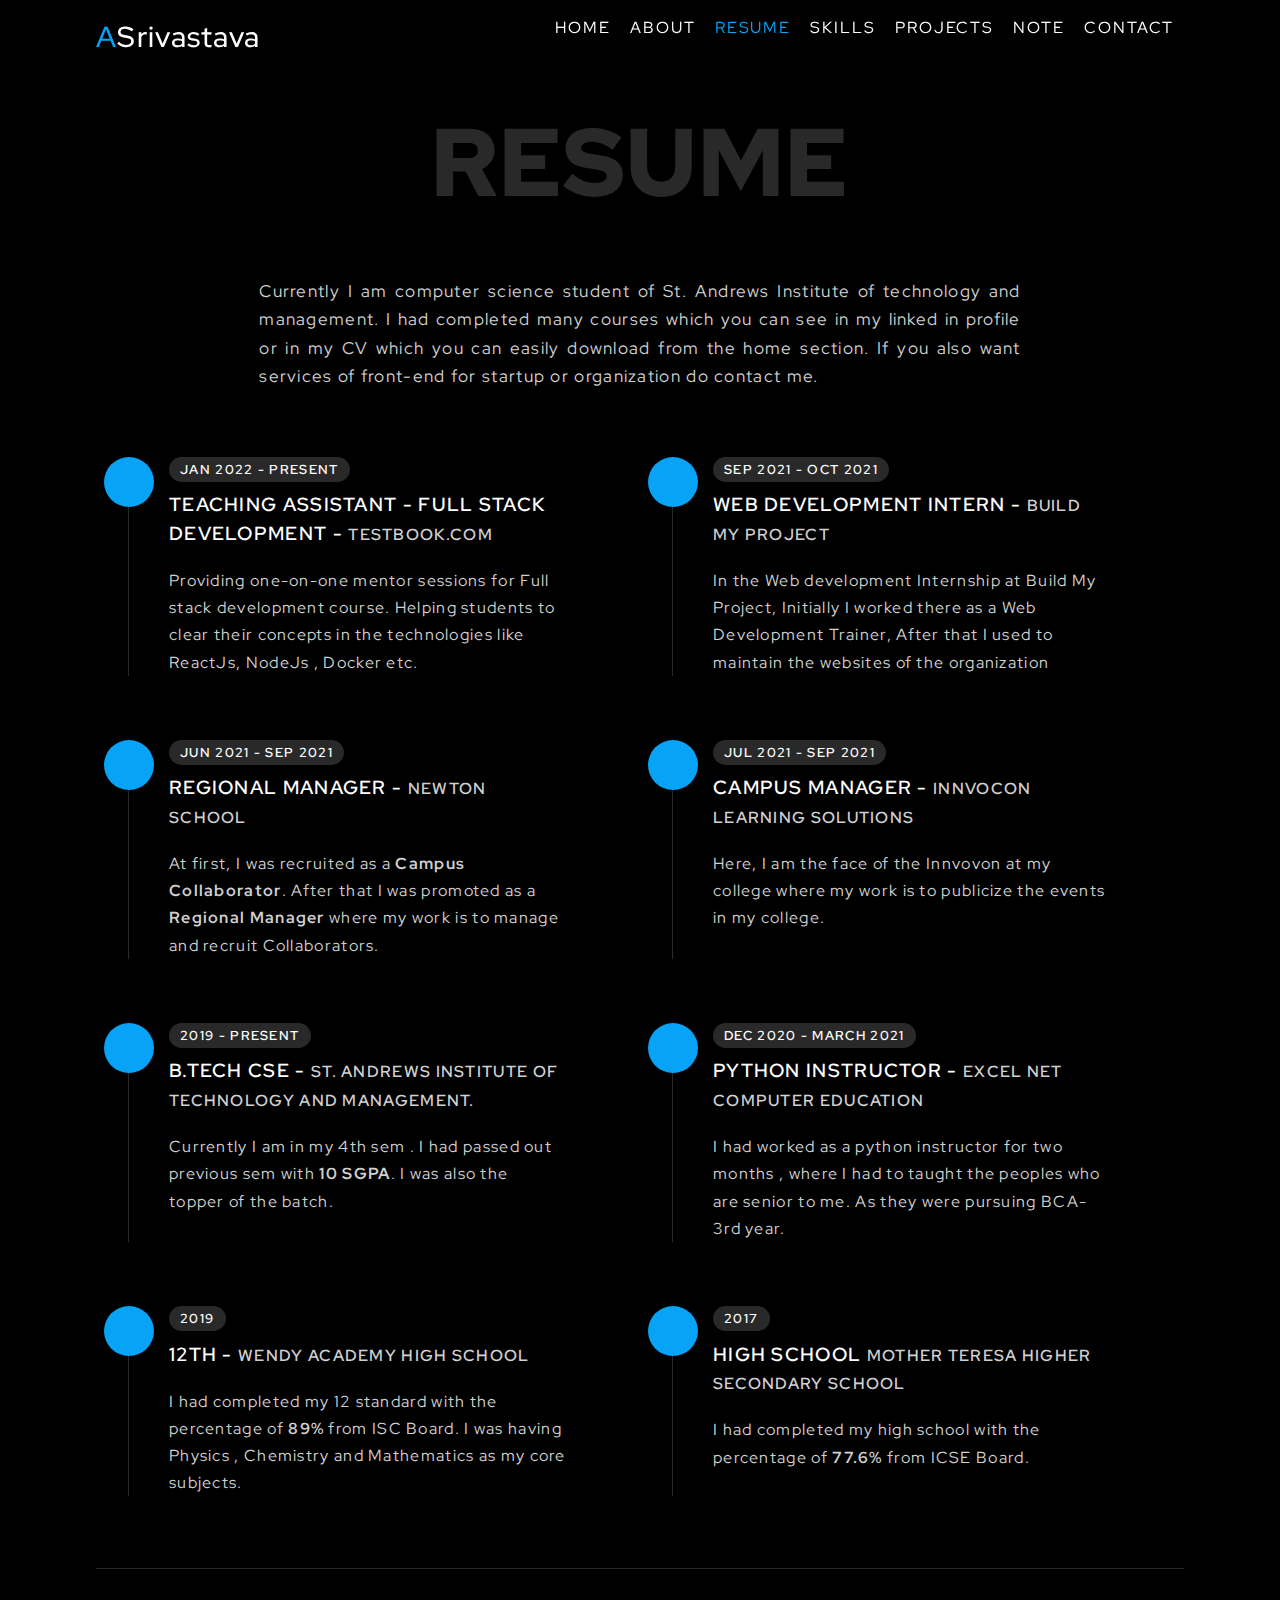
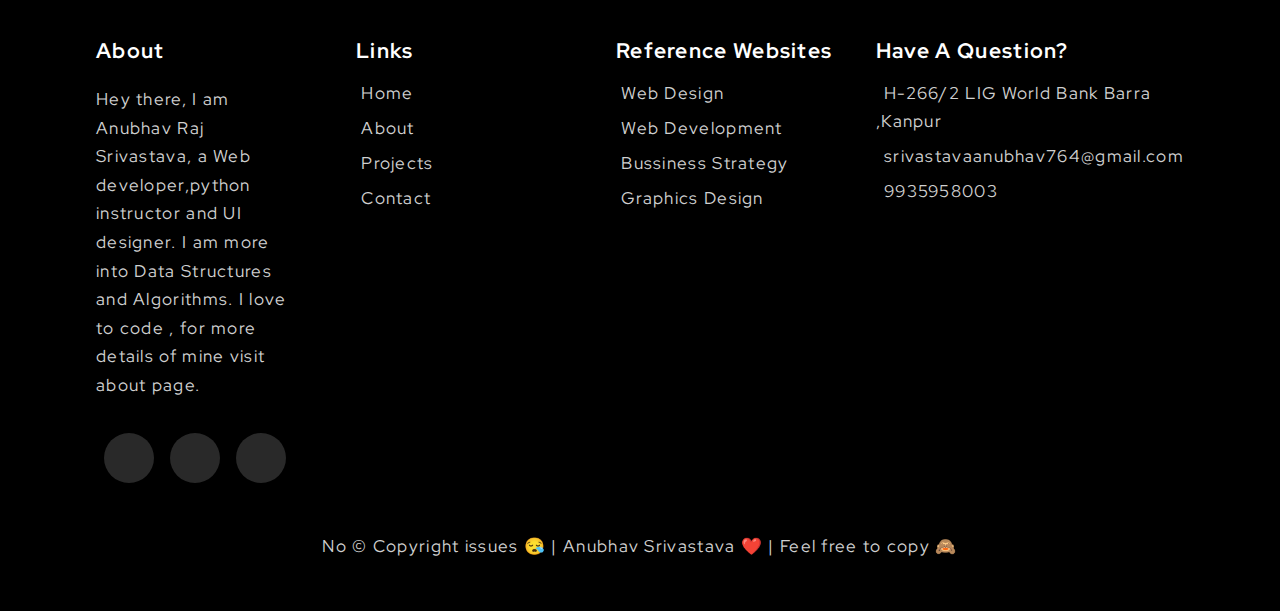
<file: resume.html>
<!DOCTYPE html>
<html lang="en">
<head>
  <meta charset="UTF-8">
  <meta http-equiv="X-UA-Compatible" content="IE=edge">
  <meta name="viewport" content="width=device-width, initial-scale=1.0">
  <link rel="stylesheet" href="css/utility.css">
  <link rel="stylesheet" href="css/styles.css">
  <link rel="shortcut icon" href="images/favicon.ico" type="image/x-icon">
  <link rel="stylesheet" href="https://cdnjs.cloudflare.com/ajax/libs/font-awesome/5.15.3/css/all.min.css" integrity="sha512-iBBXm8fW90+nuLcSKlbmrPcLa0OT92xO1BIsZ+ywDWZCvqsWgccV3gFoRBv0z+8dLJgyAHIhR35VZc2oM/gI1w==" crossorigin="anonymous" referrerpolicy="no-referrer" />
  <link rel="preconnect" href="https://fonts.gstatic.com">
<link href="https://fonts.googleapis.com/css2?family=Montserrat:ital,wght@0,100;0,200;0,300;0,400;0,600;0,700;0,900;1,200&family=Ubuntu:ital,wght@0,300;0,400;0,500;0,700;1,300&display=swap" rel="stylesheet">
<link rel="stylesheet" href="https://unpkg.com/aos@next/dist/aos.css" />  
<title>Resume</title>
</head>
<script type="text/javascript">
  var Tawk_API=Tawk_API||{}, Tawk_LoadStart=new Date();
  (function(){
  var s1=document.createElement("script"),s0=document.getElementsByTagName("script")[0];
  s1.async=true;
  s1.src='https://embed.tawk.to/61e11f71b84f7301d32af52d/1fpbm5le3';
  s1.charset='UTF-8';
  s1.setAttribute('crossorigin','*');
  s0.parentNode.insertBefore(s1,s0);
  })();
  </script>
  <!--End of Tawk.to Script-->
<body oncontextmenu = "return false;">

 
  <div id="preloader"></div>
  <!-- navbar -->
  <nav class="navbar"   >
    <div class="container">
      <div class="brand-and-toggler">
        <a href="./index.html" class="navbar-brand"><span style="">A</span>Srivastava</a>
        <button class="navbar-toggler" type="button" id="navbar-toggle">
          <span>
            <i class="fas fa-bars"></i>
          </span>
        </button>
      </div>
      <div class="navbar-collapse">
        <ul class="navbar-nav">
          <li class="nav-item ">
            <a href="./index.html" class="nav-link" style="font-size:1rem; font-weight:400;">Home</a>
          </li>
          <li class="nav-item ">
            <a href="./about.html" class="nav-link" style="font-size:1rem; font-weight:400;">About</a>
          </li>

          <li class="nav-item nav-active">
            <a href="./resume.html" class="nav-link" style="font-size:1rem; font-weight:400;">Resume</a>
          </li>
          <li class="nav-item">
            <a href="./skills.html" class="nav-link" style="font-size:1rem; font-weight:400;">Skills</a>
          </li>
          <li class="nav-item">
            <a href="./projects.html" class="nav-link" style="font-size:1rem; font-weight:400;">Projects</a>
          </li>
          <li class="nav-item">
            <a href="./remember.html" class="nav-link" style="font-size:1rem; font-weight:400;">Note</a>
          </li>
          <li class="nav-item">
            <a href="./contact.html" class="nav-link" style="font-size:1rem; font-weight:400;">Contact</a>
          </li>
        </ul>
      </div>
    </div>
  </nav>
  
  
<!-- resume page-->

<section class="resume container">
	<div class="title">
		<h2>
			RESUME
		</h2>
	</div>
<p style="text-align:justify;" class="text justify ">
  Currently I am computer science student of St. Andrews Institute of technology and management. I had completed many courses which you can see in
  my linked in profile or in my CV which you can easily download from the home section. If you also want services of front-end for startup or organization  do contact me.
</p>
<div class="row">

  <div class="item">
    <div class="icon">
      <i class="fas fa-briefcase">
      </i>
    </div>
    <span>Jan 2022 - Present</span>
    <h2>Teaching Assistant - Full Stack Development - <span>Testbook.com</span> </h2>
    <p class="text">Providing one-on-one mentor sessions for Full stack development course. Helping students to clear their concepts in the technologies like ReactJs, NodeJs , Docker etc.</p>
  </div>

  <div class="item">
    <div class="icon">
      <i class="fas fa-briefcase">
      </i>
    </div>
    <span>Sep 2021 - Oct 2021</span>
    <h2>Web Development Intern - <span>Build My Project</span> </h2>
    <p class="text">In the Web development Internship at Build My Project, Initially I worked there as a Web Development Trainer, After that I used to maintain the websites of the organization</p>
  </div>

  <div class="item">
    <div class="icon">
      <i class="fas fa-briefcase">
      </i>
    </div>
    <span>Jun 2021 - Sep 2021</span>
    <h2>Regional Manager - <span>Newton School</span> </h2>
    <p class="text">At first, I was recruited as a <strong>Campus Collaborator</strong>. After that I was promoted as a <strong>Regional Manager</strong> where my work is to manage and recruit Collaborators. </p>
  </div>

  <div class="item">
    <div class="icon">
      <i class="fas fa-briefcase">
      </i>
    </div>
    <span>Jul 2021 - Sep 2021</span>
    <h2>Campus Manager - <span>Innvocon Learning Solutions</span> </h2>
    <p class="text">Here, I am the face of the Innvovon at my college where my work is to publicize the events in my college.</p>
  </div>




  <div class="item" >
    <div class="icon">
      <i class="fas as fa-graduation-cap">
      </i>
    </div>
    <span>2019 - present</span>
    <h2>B.Tech CSE - <span>St. Andrews Institute of technology and management.</span> </h2>
    <p class="text">Currently I am in  my 4th sem . I had passed out previous sem with <strong>10 SGPA</strong>. I was also the topper of the batch.</p>
  </div>

  <div class="item" >
    <div class="icon">
      <i class="fas fa-briefcase">
      </i>
    </div>
    <span>Dec 2020 - March 2021</span>
    <h2>Python Instructor - <span>Excel Net computer education</span></h2> </h2>
    <p class="text">I had worked as a python instructor for two months , where I had to taught the peoples who are senior to me. As they were pursuing BCA-3rd year.</p>
  </div>

  <div class="item" >
    <div class="icon">
      <i class="fas as fa-graduation-cap">
      </i>
    </div>
    <span>2019</span>
    <h2>12th - <span>Wendy Academy High School</span> </h2>
    <p class="text">I had completed my 12 standard with the percentage of <strong>89%</strong> from ISC Board. I was having Physics , Chemistry and Mathematics as my core subjects.</p>
  </div>


  <div class="item" >
    <div class="icon">
      <i class="fas fa-graduation-cap">
      </i>
    </div>
    <span>2017</span>
    <h2>high school <span>Mother Teresa Higher Secondary School</span> </h2>
    <p class="text">I had completed my high school with the percentage of <strong>77.6%</strong> from ICSE Board.</p>
  </div>


</div>

</section>

<!--End of the resume page-->




<!-- footer -->
<footer class="footer container">
  <div class="row">
    <div class="col" >
      <h3 class="footer-title">
      about
      </h3>
      <p class="text">Hey there, I am Anubhav Raj Srivastava, a Web developer,python instructor and UI designer. I am more into 
        Data Structures and Algorithms. I love to code , for more details of mine visit about page.
      </p>
       <div class="social-links">
        <a href="https://github.com/delegent">
          <i class="fab fa-github"></i>
        </a>
         <a href="https://www.linkedin.com/in/anubhav-raj-srivastava-62592618b/" ><i class="fab fa-linkedin"></i></a>
         <a href="https://www.instagram.com/__anubhav_srivastava__/" ><i class="fab fa-instagram"></i></a>
       </div>
    </div>


   <div class="col" >
     <h3 class="footer-title">
       links
     </h3>
     <div class="footer-links">
       <a href="index.html" class="text">
         <i class="fas fa-long-arrow-alt-right"></i> home
       </a>
       <a href="about.html" class="text">
        <i class="fas fa-long-arrow-alt-right"></i> about
      </a>
      <a href="projects.html" class="text ">
        <i class="fas fa-long-arrow-alt-right"></i> projects
      </a>
      <a href="contact.html" class="text">
        <i class="fas fa-long-arrow-alt-right"></i> contact
      </a>
     </div>
   </div>
  

   <div class="col" >
    <h3 class="footer-title">
      reference websites
    </h3>
    <div class="footer-links">
       <a href="https://codeit.us/blog/website-design-documentation" class="text">
        <i class="fas fa-long-arrow-alt-right"></i> web design
      </a>
      <a href="https://www.w3schools.com/whatis/" class="text">
       <i class="fas fa-long-arrow-alt-right"></i> web development
     </a>
     <a href="https://www.coursera.org/specializations/business-strategy" class="text">
       <i class="fas fa-long-arrow-alt-right"></i> bussiness strategy
     </a>
     <a href="https://www.interaction-design.org/literature/topics/graphic-design" class="text">
       <i class="fas fa-long-arrow-alt-right"></i> graphics design
     </a>
    </div>
  </div>
     
     <div class="col" >
       <h3 class="footer-title">Have a question?</h3>
       <div >
         <span>
           <i class="fas fa-map-marker-alt"></i>
         </span>
         <span class="text">H-266/2 LIG World Bank Barra ,Kanpur</span>
       </div>

       <div>
        <span>
          <i class="fas fa-envelope"></i>
        </span>
        <span class="text">srivastavaanubhav764@gmail.com</span>
      </div>
 
      <div>
        <span>
          <i class="fas fa-phone"></i>
        </span>
        <span class="text">9935958003</span>
      </div>
    
    
    
      </div>
  


  </div>
  <div class="footer-text">
    <p class="text">
      No © Copyright issues 😪 | Anubhav Srivastava ❤️ | Feel free to copy 🙈 
    </p>
  </div>
</footer>
<script>
  window.addEventListener('scroll',function(){
  var navBar = document.querySelector('nav');  
  navBar.classList.toggle('sticky',window.scrollY > 0)
})
</script>
  <script src = "js/script.js" charset = "UTF-8"></script>
  <script>
    document.onkeydown = function(e){
      if(e.keyCode === 123){
        return false;
      }
      if(e.ctrlKey && e.shiftKey && e.keyCode == 'I'.charCodeAt(0)){
        return false;
      }
      if(e.ctrlKey && e.shiftKey && e.keyCode == "J".charCodeAt(0)){
        return false;
      }
      if(e.ctrlKey && e.keyCode == 'U'.charCodeAt(0)){
        return false;
      }
    }
  </script>
  <script>
     document.addEventListener(
  "DOMContentLoaded",
  function() {
    setTimeout(function() {    document.getElementById("loading").className = "slideDown";
    }, 3800);
  },
  false
);

document.addEventListener(
  "DOMContentLoaded",
  function() {
    setTimeout(function() {
      document.getElementById("loading-center").className = "zoomOut";
    }, 3200);
  },
  false
);


document.addEventListener(
  "DOMContentLoaded",
  function() {
    setTimeout(function() {
      document.getElementById("block-1").className = "slideInUp";
    }, 3800);
  },
  false
);

  </script>
  <script src="https://unpkg.com/aos@next/dist/aos.js"></script>
  <script>
    let loader = document.getElementById('preloader');
    window.addEventListener('load',function() {
      loader.style.display = 'none';
    })
  </script>  
</body>
</html>
</file>
<file: css/utility.css>
@import url('https://fonts.googleapis.com/css2?family=Red+Hat+Display:wght@300;400&display=swap');
 :root{
     --mont:'Red Hat Display',sans-serif;
     --sans:'Red Hat Display', sans-serif;
     --green :#07a3f7;
     --black: #000000;
     --nero:#292929;
     --transition:all 0.4s ease;
     --heading:rgb(138, 118, 118);
     --text:#d0d0d0;
     --white:#fff;
 }

 *{
     box-sizing: border-box;
     padding:0;
     margin: 0;
     font-family: var(--sans);
 }
 html{
   scroll-behavior: smooth;
 }
 body{
     color: var(--white);
     line-height: 1.5;
    background: var(--black);
    overflow-x: hidden;
 
}
::selection {
  color: #fff;
  background: var(--green);
}
::-webkit-selection{
  color: #fff;
  background: var(--green);
}
::-moz-selection{
  color: #fff;
  background: var(--green);
}

::-webkit-scrollbar {
  display:none;
}
#particles-js{
    background:var( --black);
}
#particles-js{
    height:100%;
    width: 100%;
    z-index:-12;
    position:absolute;
    top:4%;
    

}
/*
 spinner
 
*/
.spinner-wrapper{
    width: 100%;
    height: 100%;
    background-color: #151515;
    position: absolute;
    top: 0;
    left: 0;
    z-index: 9999;
    display: flex;
    align-items: center;
    justify-content: center;
}

.spinner {
    position: relative;
    width: 8rem;
    height: 8rem;
    border-radius: 50%;
}

.spinner::before,
.spinner:after{
    content: "";
    position: absolute;
    border-radius: 50%;
}

.spinner:before {
    width: 100%;
    height: 100%;
    background-image:linear-gradient(90deg, #ff00cc 0%,#1b8dcf 100% );
    animation: spin .5s infinite linear;
}
.spinner:after {
    width: 90%;
    height: 90%;
    background-color: #151515;
    top: 50%;
    left: 50%;
    transform: translate(-50%, -50%);
}

@keyframes spin {
    to {
        transform: rotate(360deg);
    }

}

a{
    color: var(--white);
    text-decoration: none;
}
img{
    width: 100%;
    display: block;
}
ul li{
    list-style-type: none;
}
h1,h2,h3,h4,h5,h6,p{
    padding: 0.6rem 0;
}

/*button*/
.btn{
    border: none;
    margin: .9rem 0;
    border-radius: 20px;
    background: transparent;
    font-size:0.9rem;
    text-transform:uppercase;
    padding:1rem 1.5rem;
    font-weight: 700;
    letter-spacing:2px;
    display: inline-block;
    color: var(--green);
    cursor:pointer;
    border: solid 1px var(--green);
    transition:var(--transition);
}
#submit-btn{
  border: solid 2px var(--green);
  background: var(--green);
}
.btn:hover{
    color:var(--white);
  font-weight: 700;
    background:var(--green);
    border: solid 1px var(--green);
}

.text{
    font-size:1.05rem;
    color: var(--text);
    line-height:1.7;
   
}

.title > h2{
    font-size:3rem;
    font-family: var(--mont);
    text-align: center;
    text-transform:capitalize;
    font-weight:900;
    color: var(--nero);

}
.title div
{
    position: absolute;
    top: 24.7%;
    left: 50%;
    text-align: center;
    width: 100%;
    transform :translate(-50%, -50%)
}
.title div h2{
    text-transform:capitalize;
    font-size: 2rem;
    font-family: var(--mont);
    font-weight:800;
}


@media screen and (min-width:500px){
    .title > h2{
        font-size:6rem;
        
    }
    .title  div  h2{
        color: var(--black);
        opacity:0;
        
    }
}
.container{
 
    width:90vw;
    margin: 0 auto;
}

@media screen and (min-width:992px) {
    .container{
        width:88vw;
    }
}

@media screen and (min-width:1200px){
    .container{
        width: 85vw;
    }
}

/* note */
.add{
	position:fixed;
	top: 1rem;
	right: 1rem;
	background-color:#129cdb;
	color: var(--white);
	border: none;
	border-radius:3px;
	padding: 0.5rem 1rem;
	cursor: pointer;
}

.note{
	background-color: var(--white);
    box-shadow: 0 0 10px 4px rgba(0,0,0,0.1);
    margin: 30px 20px ;
	height: 400px;
	width: 400px ;

 
}

.note .tools{
	background-color: #129cdb;
	display: flex;
	justify-content: flex-end;
	padding: 0.5rem;


}

.note .tools button{
	background-color: transparent;
	border: none;
	color: var(--white);
	cursor: pointer;
	font-size:  1rem;
	margin-left: 0.5rem;

}

.note textarea{
	outline:none;
	font-family: inherit;
	font-size:  1.2rem;
	border: none;
	height: 400px;
	width: 100%;
	padding: 20px;
}
 .hidden{
	display: none;
}
.main{
	padding: 20px;
	font-family: Arial, Helvetica, sans-serif;
	font-size:1.1rem;
}


* {
    margin: 0;
    padding: 0;
     -moz-box-sizing: border-box;
    -webkit-box-sizing: border-box;
    box-sizing: border-box;
  }
  
  
  .res-container {
      width: 100%;
    position: absoulte;
    margin-bottom: 0;
  }
  
  .res-row {
    display: -webkit-box;
    /* OLD - iOS 6-, Safari 3.1-6 */
    display: -moz-box;
    /* OLD - Firefox 19 */
    display: -ms-flexbox;
    /* TWEENER - IE 10 */
    display: -webkit-flex;
    /* NEW - Chrome */
    display: flex;
    /* NEW - Opera 12.1, Firefox 20+ */
  }
  #box {
    -webkit-box-flex: 1;
    /* OLD - iOS 6-, Safari 3.1-6 */
    -moz-box-flex: 1;
    /* OLD - Firefox 19- */
    -webkit-flex: 1;
    /* Chrome */
    -ms-flex: 1;
    /* IE 10 */
    flex: 1;
    width: 100%;
    /* Old syntax, otherwise collapses. */
    
  }
  /*...................*/
  #block-1 {
    animation-duration: 1s;	
      -webkit-animation-duration: 1s;
  animation-iteration-count: 1;
      animation-timing-function: ease;	
      -webkit-animation-timing-function: ease;	
  }
  
  .b3 {
    position: fixed; 
  }
  
  /*****************/
  #loader-wrap {
      display: -webkit-box;
    display: -moz-box;
    display: -ms-flexbox;
    display: -webkit-flex;
    display: flex;
  }
  #loading {
  background-color: var(--black);
  height: 100%;
  width: 100%;
  position: fixed;
  z-index: 2;
  margin-top: 0px;
  top: 0px;
  }
  
  /***************/
  #loading-center{
      width: 100%;
      height: 100%;
      position: relative;
  }
  #loading-center-absolute {
      position: absolute;
      left: 50%;
      top: 50%;
      height: 200px;
      width: 200px;
      margin-top: -100px;
      margin-left: -100px;
  }
  #object{
      width: 200px;
      height: 200px;
    Background-image: url(https://reech.ca/wp-content/uploads/2017/09/reech-logo-no-text.svg);
    background-repeat: no-repeat;
    margin-right: auto;
      margin-left: auto;
      margin-top: 20px;
  }
  
  /***************************/
  
  #object {
    animation: object .8s linear;
    transform-origin: center center;
  }
  @keyframes object {
    0%{transform: scale(0); opacity: 0}
    50%{transform: scale(1.5); opacity: 1}
    100% {transform: scale(1); opacity:1}
  }
  
  /*********loader line******************/
  #loader {
    position: absolute;
    top: 100%;
    left: 50%;
    margin-left: -50px;
    width: 100px;
    height: 3px;
    overflow: hidden;
  }
  #loader:before, #loader:after {
    content: '';
    position: absolute;
    top: 0;
    width: 100%;
    height: 3px;
    transform: translate(-100%, 0);
  }
  #loader:before {
    background-color: var(--nero);
    animation: loading 3400ms cubic-bezier(0.23, 1, 0.32, 1);
  }
  #loader:after {
    background-color: #fff;
    animation: loading 2500ms 500ms cubic-bezier(0.23, 1, 0.32, 1);
  }
  
  @keyframes loading {
    75% {
      transform: translate(0, 0);
    }
    100% {
      transform: translate(100%, 0);
    }
  }
  
  
  /***********************/
  
  /*************************/
  #hero-box {
    position: relative;
    height: 100%;
    width: 80%;
  }
  
  .bg {
    position: absolute;
      background-image: url(https://www.jeans.ch/out/pictures/generated/product/1/310_412_75/sol_fred-perry-white-men-shirt-m8272-200_f_1.png) !important;
      background-size: cover !important;
      background-position: center;
      z-index: 1 !important;
      width: 30vw;
      height: 100vh;
      left: 12%;
  }
  .overlay {
     position: absolute;
      background-image: url(https://reech.ca/wp-content/uploads/2017/10/xnado-pattern-white.svg) !important;
      background-repeat: repeat;
      background-size: contain !important;
      height: 50vh;
      width: 38vw;
      margin-left: 12%;
      top: 30%;
    
  }
  
  
  /*.......................*/
  #header-wrap {
        position: absolute;
        width: 80px;
      height: 3px;
      top: 45%;
      left: 49.5%;
  }
  #header {
        position: relative;
      font-family: 'Roboto', sans-serif;
      color: #1c1c1c;
      line-height: 100%;
      overflow: hidden;
    text-transform: uppercase;
    font-size: 1.4rem;
        font-weight: 700;
  }
  #header-o {
        position: relative;
      font-family: 'Roboto', sans-serif;
      color: #1c1c1c;
      line-height: 100%;
      overflow: hidden;
    text-transform: uppercase;
    margin-left: -5%;
       font-weight: 700;
    font-size: 1rem;
        top: -4px;
  }
  #header-o:after {
      content: "";
      position: absolute;
      left: 1px;
      right: 1px;
      background: #1c1c1c;
      height: 2.5px;
      bottom: -1px;
    
  }
  #header-0 {
        position: relative;
      font-family: 'Roboto', sans-serif;
      color: #1c1c1c;
      line-height: 100%;
      overflow: hidden;
    text-transform: uppercase;
    font-size: 1.4rem;
    margin-left: -4%;
        font-weight: 700;
  }
  #header-1 {
        position: relative;
      font-family: 'Roboto', sans-serif;
      color: #1c1c1c;
      line-height: 100%;
      overflow: hidden;
    text-transform: uppercase;
    font-size: 1.4rem;
    margin-left: -7%;
        font-weight: 700;
  }
  
  #left-line {
     width: 60px;
    height: 2px;
    display: block;
    background-color: #1c1c1c;
    position: absolute;
    margin-top: -16%;
    left: -90%;
  }
  
  /**************************/
  
  
  #hero-text {
      position: absolute;
      top: 56%;
      left: 44%;
      font-size: 5rem;
      color: #1c1c1c;
      font-weight: 700;
      letter-spacing: 1px;
      line-height: 1px;
      text-transform: uppercase;
      font-family: 'Oswald', sans-serif;
    z-index: 1 !important;
    opacity: 1;
    
  }
  
  #s-txt {
          position: absolute;
      bottom: 12%;
     right: -1%;
      font-size: 0.6rem;
      color: #1c1c1c;
      font-weight: 300;
      letter-spacing: 0.4em;
      line-height: 1em;
      text-transform: uppercase;
      font-family: 'Oswald', sans-serif;
      z-index: 1 !important;
      opacity: 1;
      
    -webkit-transform: rotate(-90deg);
  -ms-transform: rotate(-90deg);
  -o-transform: rotate(-90deg);
  
  }
  #lg-ltrs {
       position: absolute;
      left: 0%;
      bottom: -16%;
      margin-left: -3%;
      font-size: 10rem;
      color: #fc5252;
      font-weight: 900;
      letter-spacing: 0.1em;
      text-transform: uppercase;
      font-family: 'Open Sans', sans-serif;
      z-index: 1 !important;
      opacity: 1;
      
    -webkit-transform: rotate(90deg);
  -ms-transform: rotate(90deg);
  -o-transform: rotate(90deg);
  
  }



  



  
  /***********SLIDE DOWN***************/
  
  .slideDown {
      bottom: 0 !important;
     animation-direction: normal;
    animation-fill-mode: forwards;
    animation-iteration-count: 1;
  }
  
  .slideDown {
      animation-name: slideDown;
      -webkit-animation-name: slideDown;	
  
      animation-duration: 1s;	
      -webkit-animation-duration: 1s;
  animation-iteration-count: 1;
      animation-timing-function: ease;	
      -webkit-animation-timing-function: ease;	
      visibility: visible !important;						
  }
  
  @keyframes slideDown {
    from {
      transform: translateY(0%);
    }
    to {
      transform: translateY(100%);
    }
  }
  
  @-webkit-keyframes slideDown {
        from {
      transform: translateY(0%);
    }
    to {
      transform: translateY(100%);
    }
  }
  
  /*********************/
  
  .slideInUp {
      animation-name: slideInUp;
      -webkit-animation-name: slideInUp;	
  
      animation-duration: 1s;	
      -webkit-animation-duration: 1s;
  animation-iteration-count: 1;
      animation-timing-function: ease-in;	
      -webkit-animation-timing-function: ease-in;	
      visibility: visible !important;						
  }
  
  @keyframes slideInUp {
    from {
      transform: translateY(100%);
    }
    to {
      transform: translateY(0%);
    }
  }
  @-webkit-keyframes slideInUp {
    from {
      transform: translateY(100%);
    }
    to {
      transform: translateY(0%);
    }
  }
  
  @keyframes zoomOut {
    from {
      opacity: 1;
    }
  
    50% {
      opacity: 0;
      transform: scale3d(.3, .3, .3);
    }
  
    to {
      opacity: 0;
    }
  }
  
  .zoomOut {
    animation-name: zoomOut;
    
     animation-name: zoomOut;
      -webkit-animation-name: zoomOut;	
  
      animation-duration: 2s;	
      -webkit-animation-duration: 2s;
  animation-iteration-count: 2;
      animation-timing-function: ease-in-out;	
      -webkit-animation-timing-function: ease-in-out;	
      visibility: visible !important;
  }

  .item-overlay, .item-overlay > a{
    color: #151515;
    font-weight: 600;
    
  }
  .item-overlay > a{
    letter-spacing: 5px;
    font-weight: bold;
    font-family: sans-serif;
  }
</file>
<file: css/styles.css>
@import url('https://fonts.googleapis.com/css2?family=Lobster&display=swap');
@import url('https://fonts.googleapis.com/css2?family=Red+Hat+Display:wght@300;400&display=swap');
#preloader{
    background:#000000 url('../images/preloader.gif') no-repeat center center;
    background-size:30%;
    width: 100%;
    height: 100vh;
    z-index: 1000;
}


@media screen and (min-width: 360px) and (max-width:700px) {
    #preloader{
        height: 110vh;
        background-size:100%;
    }
}

body{
    letter-spacing:1.3px;
}

.navbar{
    position: fixed;
    z-index: 999;
    top: -1;
    left: 0;
    
    transition: all 1s ease;
    /* filter: blur(5px); */
    width: 100%;
}
nav.sticky{
    /* padding: 5px 100px;  */
    backdrop-filter: blur(6px);
    color: #fff;
}
.brand-and-toggler{
    display: flex;
    justify-content: space-between;
    padding: 1rem 0;
}
.navbar-brand{
    /* text-transform: uppercase; */
    font-family: "Red Hat Display", sans-serif;
    font-size: 1.8rem;
    font-weight:500;
}
.navbar-brand  > span{
    color:var(--green);
}
.navbar-toggler{
    border: none;
    font-size: 1.7rem;
    background: none;
    color: var(--white);
    cursor: pointer;
    outline: none;
    transition:var(--transition);
}
.navbar-toggler:hover{
    opacity:0.8;
}
.navbar-nav{
    display:flex;
    flex-direction:column;
    justify-content:space-around;
    height:70vh;
}
.navbar-collapse{
    height:0;
    overflow:hidden;
    transition:var(--transition);
}
.nav-item{
    text-align:center;
    padding: 0.6rem;
    position:relative;
    letter-spacing: 1.2px;
    font-weight: 600;
}
@media  (min-width:200px) and (max-width:992px){
    .navbar{
        background: #111;
    }     
}
.nav-item::after{
    content:"";
    position: absolute;
    bottom:4px;
    left: 50%;
    transform:translateX(-50%);
    border-radius:5px;
    width:0;
    height:2px;
    background:var(--green);
    transition:var(--transition);

}
.nav-item:hover::after{
    width: 100px;
}
.nav-link{
    text-transform: uppercase;
    font-size: 12px;
    transition: var(--transition);
    font-family: "Red Hat Display", sans-serif;
    letter-spacing: 1.9px;
}
.nav-link:hover{
    color: var(--green);
}
.nav-active .nav-link{
    color: var(--green);
}


.showNav{
    height: 100vh;
}


.home{
    padding:5rem 0 2.5rem 0;

}
.home .row{
    margin:0 2%;
}
.home .row > div{
    height:60vh;
    display: flex;
    flex-direction: column;
    justify-content: center;
    align-items: center;
    text-align: center;
    border: 2px solid var(--nero);
    border-radius: 10px;
    margin: 2rem 0;
}

.home  .row-left{
    text-align: left;
    position: relative;
    top: -20px;
}
.home .row-left h3{
   color: #fff;
   font-weight: 400;
   font-size: 1.2rem;
   text-transform: uppercase;
   text-align:left;

}
.home .row-left h1{
font-size:40px;
font-family: var(--mont);
text-transform: capitalize;
line-height: 1.2;
letter-spacing:1.9px;
font-weight:900;

}

.home .row-left h1 span{
    color: var(--green);

}
.home .row-left h2{
    text-transform: uppercase;
    font-family: var(--mont);
    font-size: 1rem;
}
.home-pg-btn{
    display:flex;
    margin: auto;
}
.home-pg-btn button{
    padding: 0.8rem;

    margin-right: 0.6rem;
    border: 1px solid #f7f7f7;
}
.home-pg-btn a:first-child{
    border-color: var(--green);
}
/* .home-pg-btn a:last-child{
    border-color:transparent;
    color: #fff;
} */

.home .img-container{
    position: relative;
    /* bottom:-90px; */
    width: 240px;
    height: 240px;
    border-radius: 50%;
    overflow: hidden;
    margin:auto;
    

}
.home .img-border{
    background: var(--nero);
    width: 245px;
    height: 245px;
    margin: auto;
    border-radius: 50%;
    display: flex;
    justify-content:center;
    align-items:center;
}



/*  Animation-area    *//*
.animation-area{
    z-index: -1000;
}
.box-area{
    position:absolute;
    top: 0;
    left: 0;width: 100%;
    height: 100%;
    overflow: hidden;
}
.box-area li{
    position:absolute;
    display: block;
    list-style: none;
    width: 25px;
    height: 25px;
    z-index: -100;
    background: rgba(238, 226, 226, 0.295);
    animation:animate 20s linear infinite;
    bottom: -150px;
}

.box-area li:nth-child(1){
    left:86%;
    width: 80px;
    height: 80px;
    animation-delay:0s ;
}
.box-area li:nth-child(2){
    left:12%;
    width: 100px;
    height: 100px;
    animation-delay:1.5s ;
    animation-duration: 10s;
}

.box-area li:nth-child(3){
    left:70%;
    width: 100px;
    height: 100px;
    animation-delay:5.5s ;

}

.box-area li:nth-child(4){
    left:70%;
    width: 150px;
    height: 150px;
    animation-delay:0s ;
    animation-duration: 15s;

}

.box-area li:nth-child(5){
    left:65%;
    width: 40px;
    height: 40px;
    animation-delay:0s ;
    

}
box-area li:nth-child(6){
    left:15%;
    width: 110px;
    height: 110px;
    animation-delay:3.5s ;
    

}

@keyframes animate{
    0%{
        transform:translateY(0) rotate(0deg);
        opacity: 1;
    }
    100%{
        transform:translateY(-800px) rotate(360deg);
        opacity:0;
    }
}*/
/* ###About */
.about{
    padding:5rem 0 2.5rem 0;
}
.about .row-right{
    padding:3rem 0;
}
.about .row-right p{
    margin:1rem 0;
}
.about-content{
    margin: 1.5rem 0;
}
.about-content li{
    display:flex;
    margin:0.6rem 0;
}
.about-content li span{
    flex:1;
}
.about-content li span:first-child{
    color: var(--white);
    font-weight: 600;
}
.about .row-right h3{
    color: var(--green);
    font-size:1.5rem;
}
.about .row-right h3 span{
  color: var(--white);
  font-weight: 400;
}


/*contacts*/
.contact{
    padding: 5rem 0 2.5rem 0;

    
}
.contach > .text{
    width: 70%;
    margin:1.5rem auto;
    text-align:center;
}
.contact .row{
    margin: 1rem 0;
}
.contact .row > div{
    margin: 2.5rem 0;
    padding: 2rem 0;
}
.contact .col-left h2{
    text-transform: uppercase;
}
.contact .contact-info{
    margin: 1rem 0;
    padding: 0.5rem 0;
    display: flex;
    align-items: center;
}
.contact .contact-info > span{
    color: var(--green);
    font-size: 2.6rem;
    margin-right: 1.2rem;
}
.contact .contact-info h3{
    font-size: 1rem;
    font-weight: 400;
}
.contact .contact-info h3 span{
    text-transform: uppercase;
    font-size: 1.05rem;
}
.contact .contact-social-links{
    display:flex;
}
.contact .contact-social-links a{
    display: block;
    width: 50px;
    height: 50px;
    background: var(--nero);
    margin:0 0.6rem;
    display: flex;
    justify-content:center;
    align-items:center;
    border-radius:50%;
    transition:var(--transition);
}
.contact .contact-social-links a:first-child{
    margin-left: 0;
}

.contact .contact-social-links a:hover
{
    background:var(--green);
}

.contact-form input, .contact-form textarea{
    width:100%;
    margin: 1rem 0;
    background: var(--nero);
    border: 2px solid transparent;
    font-size:1rem;
    padding:0.8rem 1rem;
    border-radius:25px;
    outline: 0;
    color: var(--white);
}


.contact-form input:focus, .contact-form textarea:focus{
    border-color: var(--green);
}
.contact-form input::placeholder, .contact-form textarea::placeholder{
   text-transform:uppercase;
}


/*team*/
.team{
    padding: 5rem 0 2.5rem 0;
}

.team > .text{
    width: 70%;
    margin: 1.5rem auto;
    text-align: center;
}
.team .item{
    margin: 1rem 0;
    background: var(--nero);
    border-radius:5px;
    overflow: hidden;
}
.team .item .item-img{
    border-bottom: 6px solid var(--green);
    overflow: hidden;
}
.team .item .item-img img{
    transition:var(--transition);
    height:100vh;
}


.team .item .item-img:hover img{
    transform:scale(1.1);
}
.team .item .img-content{
 padding:1.5rem;
}
.team .item .img-content span{
    text-transform: uppercase;
    color: var(--green);
    font-size: 1.3rem;
}
.team .item .img-content h2{
    font-family: var(--mont);
    font-weight:400;
    font-size:1.4rem;
}



.skills{
    padding: 5rem 0 2.5rem 0;
}

.skills > .text{
    width: 70%;
    margin:1.5rem auto;
    text-align: center;

}

.skills .row{
    margin :1rem 0;
}

.skills .item{
    margin:0.5rem 0;
    margin: 0.3rem 0;
}
.skills .item-text{
    display: flex;
    justify-content:flex-start;
    font-weight:600;
    font-size:1.3rem;
    position: relative;
}

.skills .item-text span:last-child{
    position: absolute;
}
.skills .item-text .w-90{
    margin-left:85% ;
}
.skills .item-text .w-80{
    margin-left:75% ;
}
.skills .item-text .w-75{
    margin-left:70% ;
}
.skills .item-text .w-60{
    margin-left:55% ;
}
.progress {
    margin: 0.8rem 0;
    border-radius: 10px;
    height:16px;
    width: 100%;
    background: var(--nero);
    overflow: hidden
}

.progress-bar{
    background: var(--green);
    height:100%;
    border-top-right-radius: 2px;
    border-bottom-right-radius:2px ;
}
.progress-bar.w-90{
    width:90%;
}
.progress-bar.w-80{
    width:80%;
}
.progress-bar.w-75{
    width:75%;
}
.progress-bar.w-60{
    width:60%;
}


/*resume*/
.resume{
    padding:5rem 0 2.5rem 0;
}
.resume > .text{
    width:70%;
    margin: 1.5rem auto;
    text-align:center;
}
.resume .item{
    padding: 0 2.5rem;
    margin:2rem;
    border-left: 1px solid var(--nero);
    position: relative;
}

.resume .item > span{
    background:var(--nero);
    border-radius: 15px;
    padding:0.25rem 0.7rem;
    text-transform: uppercase;
    font-size: 0.8rem;
    font-weight:600;

}
.resume .item h2{
    text-transform: uppercase;
    font-weight: 600;
    font-size:1.2rem;
}
.resume .item h2 span{
    font-size:1rem;
    color: #d0d0d0;
}
.resume .item .text{
    font-size: 1rem;
    padding-bottom:0;
}
.resume .icon{
    
    position:absolute;
    top: 0;
    width: 50px;
    height: 50px;
    background:var(--green);
    border-radius:50%;
    display: flex;
    justify-content:center;
    align-items:center;
    left: -25px; 
  
}

/*projects*/
.projects{
    padding:5rem 0 2.5rem 0;
}
.projects > .text{
    width: 70%;
    margin: 1.5rem auto;
    text-align:center;
}

.projects .item{
    margin:2rem 0;
    height:320px;
    width: 100%;
    position: relative;
    
}

/* news - https://thumbs.dreamstime.com/b/newspaper-icon-neon-style-one-journalism-collection-can-be-used-ui-ux-black-background-126560964.jpg */
/* statify - https://images.unsplash.com/photo-1616356607338-fd87169ecf1a?ixid=MnwxMjA3fDB8MHxzZWFyY2h8MXx8bXVzaWMlMjBwbGF5ZXJ8ZW58MHx8MHx8&ixlib=rb-1.2.1&auto=format&fit=crop&w=500&q=60 */
/* music player - ../images/music1.png */
/* snake - ../images/snake.png */
/* food - ../images/food.jpg */
/* dog - ../images/dog.jpg */
/* simon - ../images/simon.jpg */
/* drum - ../images/drum1.jpg */
/* todo - https://www.truhome.com/wp-content/uploads/2021/05/ecommerce-checklist-770x515-1.jpg */
/* codepen - https://pbs.twimg.com/media/C41UTbwUMAEfx7N.jpg */
/* inshorts - https://arjunsubburaj.files.wordpress.com/2015/09/newsinshortscloneicon.jpg?w=1000 */
.projects .row .item:nth-child(1){
    background:url("https://www.androidauthority.com/wp-content/uploads/2019/01/Twitter-Dark-Mode.jpg") center/cover no-repeat;
}
.projects .row .item:nth-child(2){
    background:url("../images/live-connect.png") center/cover no-repeat;
}
.projects .row .item:nth-child(3){
    background:url("https://sm.pcmag.com/pcmag_au/review/s/slack/slack_698p.jpg") center/cover no-repeat;
}
.projects .row .item:nth-child(4){
    background:url("https://cdn.vox-cdn.com/thumbor/3S4C3WEJONntPuOn3RFxrgDQbAI=/1400x1050/filters:format(jpeg)/cdn.vox-cdn.com/uploads/chorus_asset/file/13412121/disneyplus.0.jpg") center/cover no-repeat;
}
.projects .row .item:nth-child(5){
    background:url("https://www.sparkcognition.com/wp-content/uploads/2021/03/AI-News-Logo-2.png") center/cover no-repeat;
}

.projects .row .item:nth-child(6){
    background: url("https://pbs.twimg.com/media/C41UTbwUMAEfx7N.jpg") center/cover no-repeat;
}
.projects .row .item:nth-child(7){
    background: url("../images/music1.png") center/cover no-repeat;
}
.projects .row .item:nth-child(8){
    background: url("../images/snake.png") center/cover no-repeat;
}
.projects .row .item:nth-child(9){
    background: url("../images/simon.jpg") center/cover no-repeat;
}
.projects .row .item:nth-child(10){
    background: url("https://www.truhome.com/wp-content/uploads/2021/05/ecommerce-checklist-770x515-1.jpg") center/cover no-repeat;
}
.projects .row .item:nth-child(11){
    background: url(" https://arjunsubburaj.files.wordpress.com/2015/09/newsinshortscloneicon.jpg?w=1000") center/cover no-repeat;
}
.projects .row .item:nth-child(12){
    background: url("https://images.unsplash.com/photo-1616356607338-fd87169ecf1a?ixid=MnwxMjA3fDB8MHxzZWFyY2h8MXx8bXVzaWMlMjBwbGF5ZXJ8ZW58MHx8MHx8&ixlib=rb-1.2.1&auto=format&fit=crop&w=500&q=60") center/cover no-repeat;
}
.projects .row .item:nth-child(13){
    background: url(" ../images/drum1.jpg") center/cover no-repeat;
}
.projects .row .item:nth-child(14){
    background: url("../images/food.jpg") center/cover no-repeat;
}
.projects .row .item:nth-child(15){
    background: url("../images/dog.jpg") center/cover no-repeat;
}



.projects .item .item-overlay{
    position: absolute;
    top: 0;
    left: 0;
    width: 100%;
    height: 100%;
    background: rgba(0,0,0,0.3);
    text-align: center;
    display: flex;
    flex-direction:column;
    justify-content: center;
    opacity:0;
    transition:var(--transition);
}
.projects .item .item-overlay a{
    text-transform: capitalize;
    width: 50%;
    margin:0 auto;
    font-size: 1.25rem;
    font-weight:bold;
    padding:10px 15px;
    border-radius: 2px;
    background: #fff;
    opacity: 1;
    color:#111;
    font-family: var(--mont);
}

.projects .item .item-overlay h3{
    text-transform: uppercase;
    font-weight:bold;
    color:#fff;
    font-size:1rem;
    letter-spacing:3px;
    border:solid 2px #fff;
    border-radius: 3px;
    width: 50%;
    margin: 10px auto;
    padding:10px 15px;
}

.projects .item:hover .item-overlay{
        opacity:1;
        
        background:rgba(0, 0, 0, 0.932);
        
}




/* footer */

.footer{
    padding: 2.5rem 0;
    border-top: 1.5px solid #252525;
}
.footer-title{
    text-transform: capitalize;
    font-size: 1.3rem;
    font-family: var(--mont);
    font-weight:700;
}
.footer .col{
    text-align: center;
    padding:1rem 0;
}

.footer .col:first-child .text{
    width:80%;
    margin:0 auto;

}

.social-links{
 display: flex;
 justify-content:center;
}

.social-links a
{
    background:var(--nero);
    width:50px;
    height: 50px;
    font-size: 1.5rem;
    display: flex;
    justify-content:center;
    align-items:center;
    border-radius: 50%;
    margin: 1.5rem 0.5rem;
   transition:var(--transition);
}
.social-links a:hover{
    background:var(--green);
}

.footer-links a{
    display:block;
    text-transform: capitalize;
    padding: 0.2rem 0;
    transition:var(--transition);
}
.footer-links a .fas{
    display:none;
}
.footer-links a:hover{
    color: var(--white);
}
.footer .col:last-child div{
    padding:0.2rem 0;
}

.footer .col:last-child .fas{
    padding-right: 0.5rem;
}
.footer-text .text{
    text-align:center;
}

@media screen and (min-width:500px) {
    .home .row-left h1{
        font-size:2rem;
    }
    .home .row-left h2{
        font-size:1.4rem;
    }
    .home-pg-btn button{
        padding: 1rem 1.5rem;
    }
    .home .img-container{
        width: 315px;
        height:315px;
        bottom:-13px;
        right: -5px;
    }
    .home .img-border{
        width:325px;
        height:325px;
    }

}
@media screen and (min-width:768px){
    .footer .row{
        display:grid;
        grid-template-columns: repeat(2,1fr);
    }

    /* about page */

    .about .row-left{
        width:400px;
        height:400px;
        margin: 1rem auto;
        overflow:hidden;
        border-radius:50%;
        position:relative;
    }



    /*contact*/
    .contact-form .form-group{
        display:grid;
        grid-template-columns: repeat(3,1fr);
        grid-gap: 1rem;
    }
    .contact .row > div{
        margin:0;
    }


    /*team*/
    .team .row{
        display:grid;
        grid-template-columns: repeat(2,1fr);
        grid-gap: 2rem;
    }




    /*skills*/
    .skills .row{
        display:grid;
        grid-template-columns: repeat(2,1fr);
        grid-gap: 2rem;
    }

    /*projects*/
    .projects .row{
        display:grid;
        grid-template-columns: repeat(3,1fr);
        grid-gap:2rem;
    }
    .projects .row .item{
        margin: 0;
    }
    .projects .row .item:nth-child(2){
        grid-column: 2/4;
    }
   
    .projects .row .item:nth-child(3){
        grid-column: 1/3;
    }
    .projects .row .item:nth-child(6){
        grid-column: 2/4;
    }
    .projects .row .item:nth-child(7){
        grid-column: 1/3;
    }
    .projects .row .item:nth-child(10){
        grid-column: 2/4;
    }
    .projects .row .item:nth-child(11){
        grid-column: 1/3;
    }
    .projects .row .item:nth-child(14){
        grid-column: 2/4;
    }
    .projects .row .item:nth-child(15){
        grid-column: 1/3;
    }
   
}
@media screen and (min-width:992px){
    
    .navbar-toggler{
        display: none;
    }
    .navbar .container{
        display: flex;
        flex-wrap: wrap;
        justify-content:space-between;
        align-items:center;
    }
   
    .navbar-nav{
        display: flex;
        flex-direction:row;
        height:7vh;
        justify-content: flex-end;
    }
    .navbar-collapse{
        
        height: 100%;
        flex:1 0 auto;
    }
    .brand-and-toggler{
        flex: 0 0 100px;
    }
    .nav-item{
        margin-top:0 0.5rem;
          
    }
    .nav-link{
        font-size :0.8rem;
        backdrop-filter: none;
        
    }
     /*home*/
     .home .row{
         display:grid;
         grid-template-columns: repeat(2,1fr);
         grid-gap: 2rem;
     }
     .home .row > div{
         height: calc(100vh - 73px);
         border: none;
         margin: 0;
         align-items: center;
     }
.home-pg-btn{
    margin: 20px ;
}
.home .row-left{
    text-align: center;
}
.home .img-container{
    width: 100%;
    height: 100%;
    border-radius: unset;
}
.home .img-border{
    height: 90%;
    width: 70%;
    transition: var(--transition);
    border-radius:unset;
    background:transparent;
}
.home .img-border:hover{
    transform:translateY(-14px);
}

  .about .row{
      display:grid;
      grid-template-columns: repeat(2,1fr);
      align-items:center;
      grid-gap: 2rem;
  }


  /*contact*/
  .contact .row{
      display:grid;
      grid-template-columns: repeat(2,1fr);
      grid-gap: 2rem;
  }

.resume .row{
    display:grid;
    grid-template-columns: repeat(2,1fr);
}


}


@media screen and (min-width:1200px){
    .footer .row{
        grid-template-columns: repeat(4,1fr);
    }
    .footer .row .col{
        text-align: left;
    }
.footer .col:first-child .text{
    margin: 0;
}
.social-links{
    justify-content:flex-start;
}
.footer-links a .fas{
    display:inline-block;
}

/*team*/
.team .row{
    grid-template-columns: repeat(3,1fr);
}




}
.justify{
    text-align: justify;
}



/*----------------------------------------------------------------
*/
.resize-animation-stopper *{
    animation:none !important;
    transition:none !important;
}
</file>
